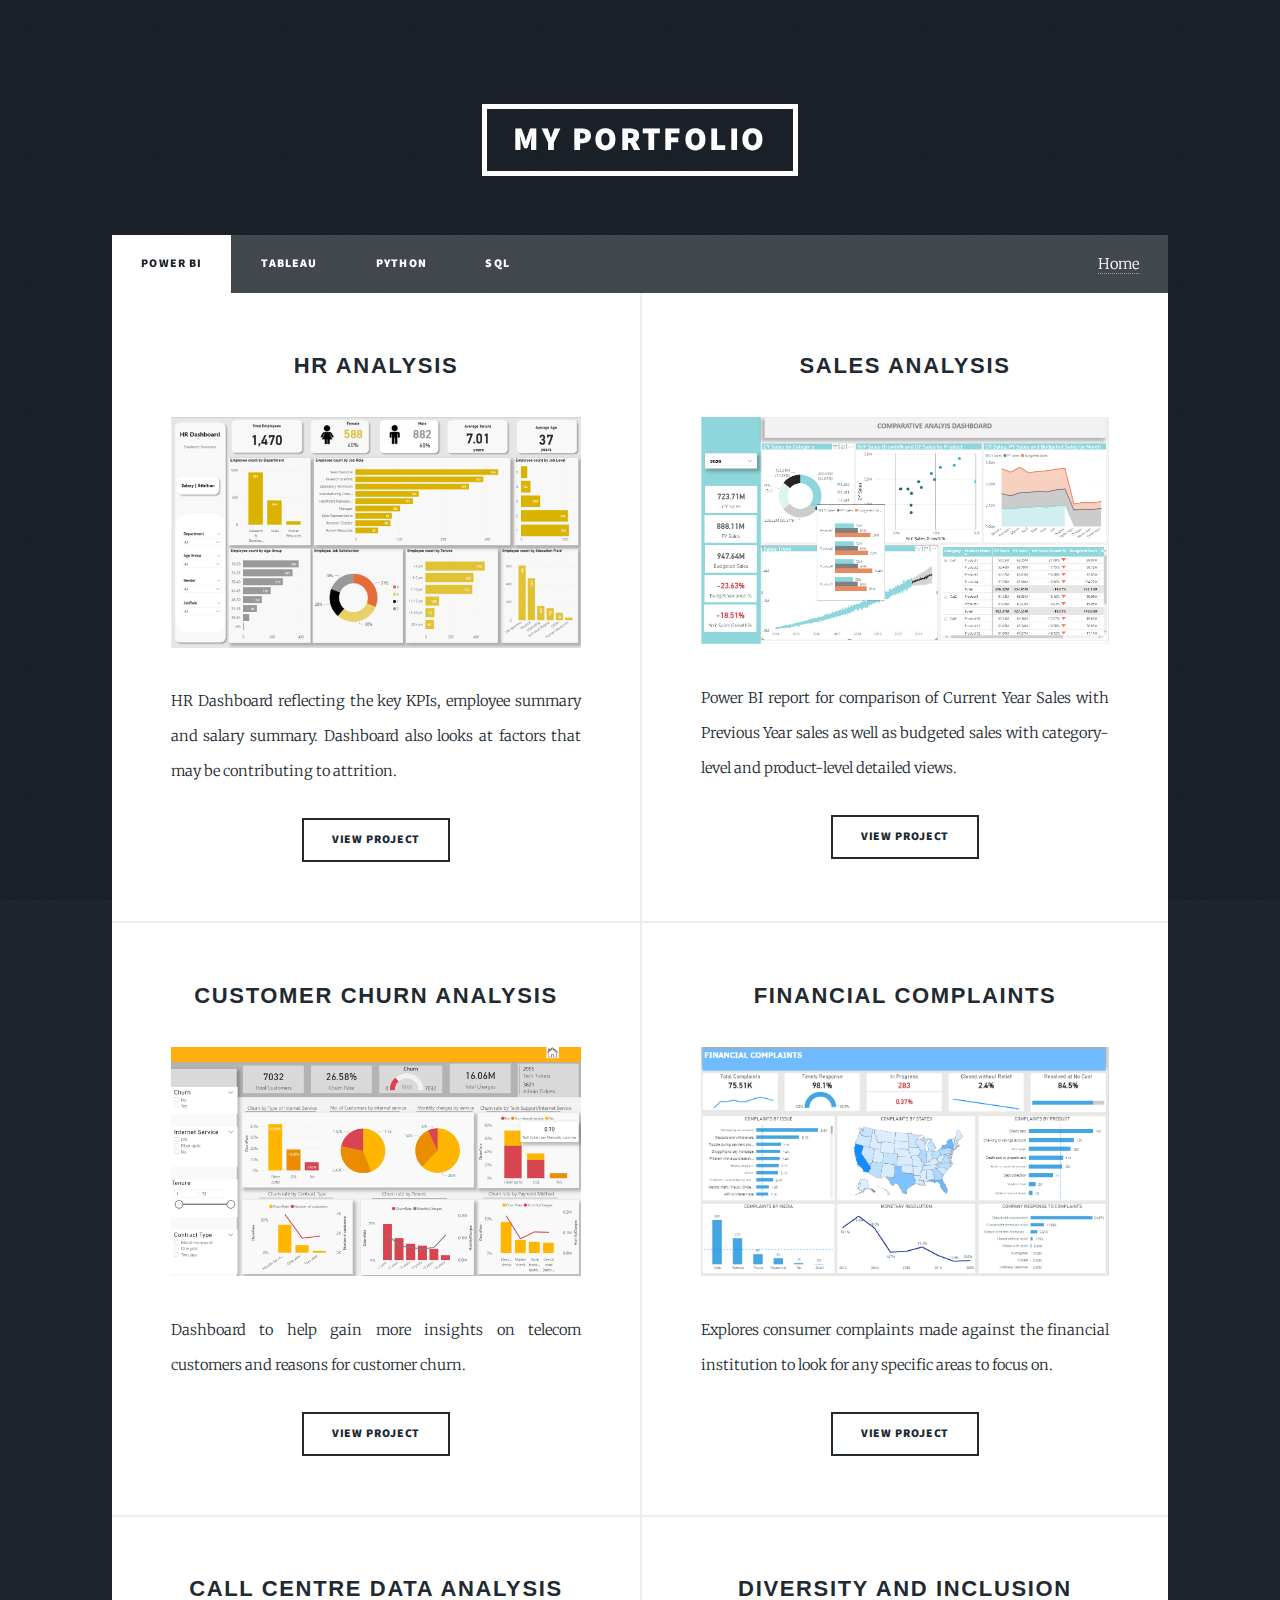
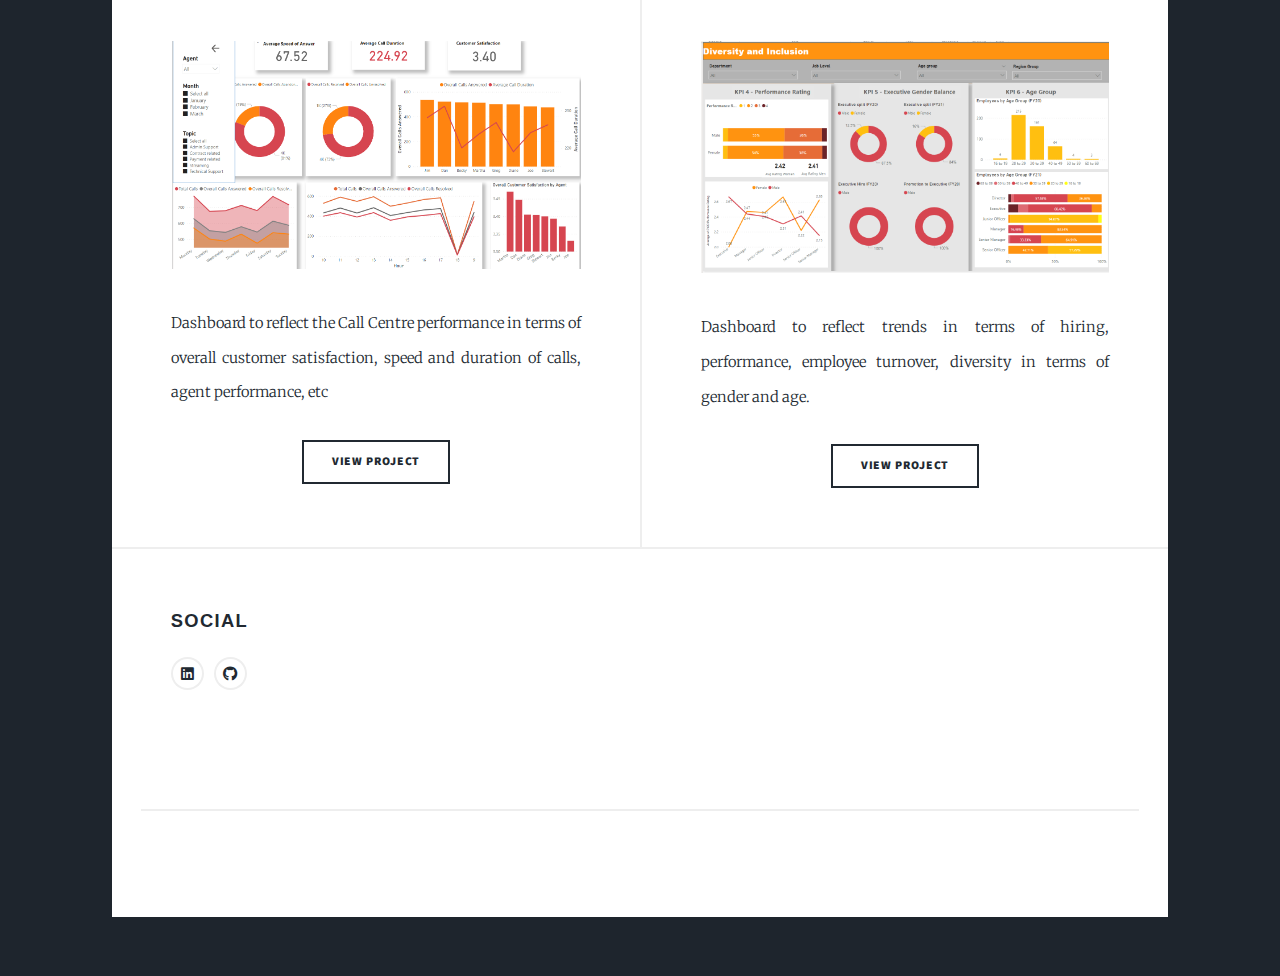
<file: powerBI.html>
<!DOCTYPE HTML>
<!--
	Massively by HTML5 UP
	html5up.net | @ajlkn
	Free for personal and commercial use under the CCA 3.0 license (html5up.net/license)
-->
<html>
	<head>
		<title>Massively by HTML5 UP</title>
		<meta charset="utf-8" />
		<meta name="viewport" content="width=device-width, initial-scale=1, user-scalable=no" />
		<link rel="stylesheet" href="assets/css/main.css" />
		<noscript><link rel="stylesheet" href="assets/css/noscript.css" /></noscript>
	</head>
	<body class="is-preload">
		<div id="wrapper">
		
		</div>
		<div id="wrapper">

			<!-- Header -->
				<header id="header">
					<a href="index.html" class="logo">MY PORTFOLIO</a>
				</header>

			<!-- Nav -->
			<div>
				<nav id="nav">
						<ul class="links">
							<li  class="active"><a href="powerBI.html">Power BI</a></li>
							<li><a  href="tableau.html">Tableau</a></li>
							<li><a href="python.html">Python</a></li>
							<li><a href="sql.html">SQL</a></li>
				
						</ul>
						<ul class="icons">
							<li><a href="index.html"><span class="label">Home</span></a></li>
						</ul>
				</nav>
			</div>
			<div id="main">
				<!-- PROJECTS -->
					<section class="posts">
						<article>
							<header>
								<h2><a href="https://github.com/Simi1978/Portfolio-Projects/tree/main/HR%20Analysis">HR Analysis</a></h2>
							</header>
							<a href="https://github.com/Simi1978/Portfolio-Projects/tree/main/HR%20Analysis" class="image fit"><img src="images/HR Analysis.PNG" alt="" /></a>
							<p>
								
									HR Dashboard reflecting the key KPIs, employee summary and salary summary. 
									Dashboard also looks at factors that may be contributing to attrition.
								 
								
							</p>
							<ul class="actions special">
								<li><a href="https://github.com/Simi1978/Portfolio-Projects/tree/main/HR%20Analysis" class="button">View Project</a></li>
							</ul>
						</article>
						<article>
							<header>
								<h2><a href="https://github.com/Simi1978/Portfolio-Projects/tree/main/Comparative%20Analysis%20Dashboard"> Sales Analysis </a></h2>
							</header>
							<a href="https://github.com/Simi1978/Portfolio-Projects/tree/main/Comparative%20Analysis%20Dashboard" class="image fit"><img src="images/comparative.PNG" alt="" /></a>
							<p>
								
									Power BI report for comparison of Current Year Sales with Previous Year sales 
									as well as budgeted sales with category-level and product-level detailed views.
								
								
							</p>
							<ul class="actions special">
								<li><a href="https://github.com/Simi1978/Portfolio-Projects/tree/main/Comparative%20Analysis%20Dashboard" class="button">View Project</a></li>
							</ul>
						</article>
						
						
						<article>
							<header>
								<h2><a href="https://github.com/Simi1978/Portfolio-Projects/tree/main/Customer%20Churn%20-%20Python">Customer Churn Analysis</a></h2>
							</header>
							<a href="https://github.com/Simi1978/Portfolio-Projects/tree/main/Customer%20Churn%20-%20Python" class="image fit"><img src="images/customerchurn.PNG" alt="" /></a>
							<p>
								
									Dashboard to help gain more insights on telecom customers and reasons for customer churn.
								
								
							</p>
							<ul class="actions special">
								<li><a href="https://github.com/Simi1978/Portfolio-Projects/tree/main/Customer%20Churn%20-%20Python" class="button">View Project</a></li>
							</ul>
						</article>
						<article>
							<header>
								<h2><a href="https://github.com/Simi1978/Portfolio-Projects/tree/main/Financial%20Complaints">Financial Complaints </a></h2>
							</header>
							<a href="https://github.com/Simi1978/Portfolio-Projects/tree/main/Financial%20Complaints" class="image fit"><img src="images/FinancialComplaints.PNG" alt="" /></a>
							<p>
								Explores consumer complaints made against the financial institution to look for any specific areas to focus on.
							 
							</p>
							<ul class="actions special">
								<li><a href="https://github.com/Simi1978/Portfolio-Projects/tree/main/Financial%20Complaints" class="button">View Project</a></li>
							</ul>
						</article>
						
						<article>
							<header>
								<h2><a href="https://github.com/Simi1978/Portfolio-Projects/tree/main/Call%20Centre">Call Centre Data Analysis </a></h2>
							</header>
							<a href="https://github.com/Simi1978/Portfolio-Projects/tree/main/Call%20Centre" class="image fit"><img src="images/Callcentre.PNG" alt="" /></a>
							<p>
								Dashboard to reflect the Call Centre performance in terms of overall customer satisfaction, speed and duration of calls, agent performance, etc   
								
							</p>
							<ul class="actions special">
								<li><a href="https://github.com/Simi1978/Portfolio-Projects/tree/main/Call%20Centre" class="button">View Project</a></li>
							</ul>
						</article>
						<!-- <article>
							<header>
								<h2><a href="#">Quality Analysis </a></h2>
							</header>
							<a href="#" class="image fit"><img src="images/quality.png" alt="" /></a>
							<p>Donec eget ex magna. Interdum et malesuada fames ac ante ipsum primis in faucibus. Pellentesque venenatis dolor imperdiet dolor mattis sagittis magna etiam.</p>
							<ul class="actions special">
								<li><a href="#" class="button">View Project</a></li>
							</ul>
						</article> -->
						<article>
							<header>
								<h2><a href="https://github.com/Simi1978/Portfolio-Projects/tree/main/HR%20Diversity%20and%20Inclusion">Diversity and Inclusion </a></h2>
							</header>
							<a href="https://github.com/Simi1978/Portfolio-Projects/tree/main/HR%20Diversity%20and%20Inclusion" class="image fit"><img src="images/DiversityInclusion.PNG" alt="" /></a>
							<p>
								Dashboard to reflect trends in terms of hiring, performance, employee turnover, diversity in terms of gender and age.
								
							</p>
							<ul class="actions special">
								<li><a href="https://github.com/Simi1978/Portfolio-Projects/tree/main/HR%20Diversity%20and%20Inclusion" class="button">View Project</a></li>
							</ul>
						</article>
				
						
					
													
						
					</section>

				
					<section>
						<h3>Social</h3>
						<ul class="icons alt">
							<li><a href="https://www.linkedin.com/in/simi-philip-3102971b8/" class="icon brands fa-linkedin"><span class="label">fa-linkedin</span></a></li>
							<li><a href="https://github.com/Simi1978/Portfolio-Projects" class="icon brands fa-github"><span class="label">GitHub</span></a></li>
						</ul>
					</section>
				</section>
			</footer>

		<!-- Copyright -->
			<div id="copyright">
				<ul><li>&copy; Untitled</li><li>Design: <a href="https://html5up.net">HTML5 UP</a></li></ul>
			</div>

	</div>

		<!-- Scripts -->
			<script src="assets/js/jquery.min.js"></script>
			<script src="assets/js/jquery.scrollex.min.js"></script>
			<script src="assets/js/jquery.scrolly.min.js"></script>
			<script src="assets/js/browser.min.js"></script>
			<script src="assets/js/breakpoints.min.js"></script>
			<script src="assets/js/util.js"></script>
			<script src="assets/js/main.js"></script>

	</body>
</html>
</file>
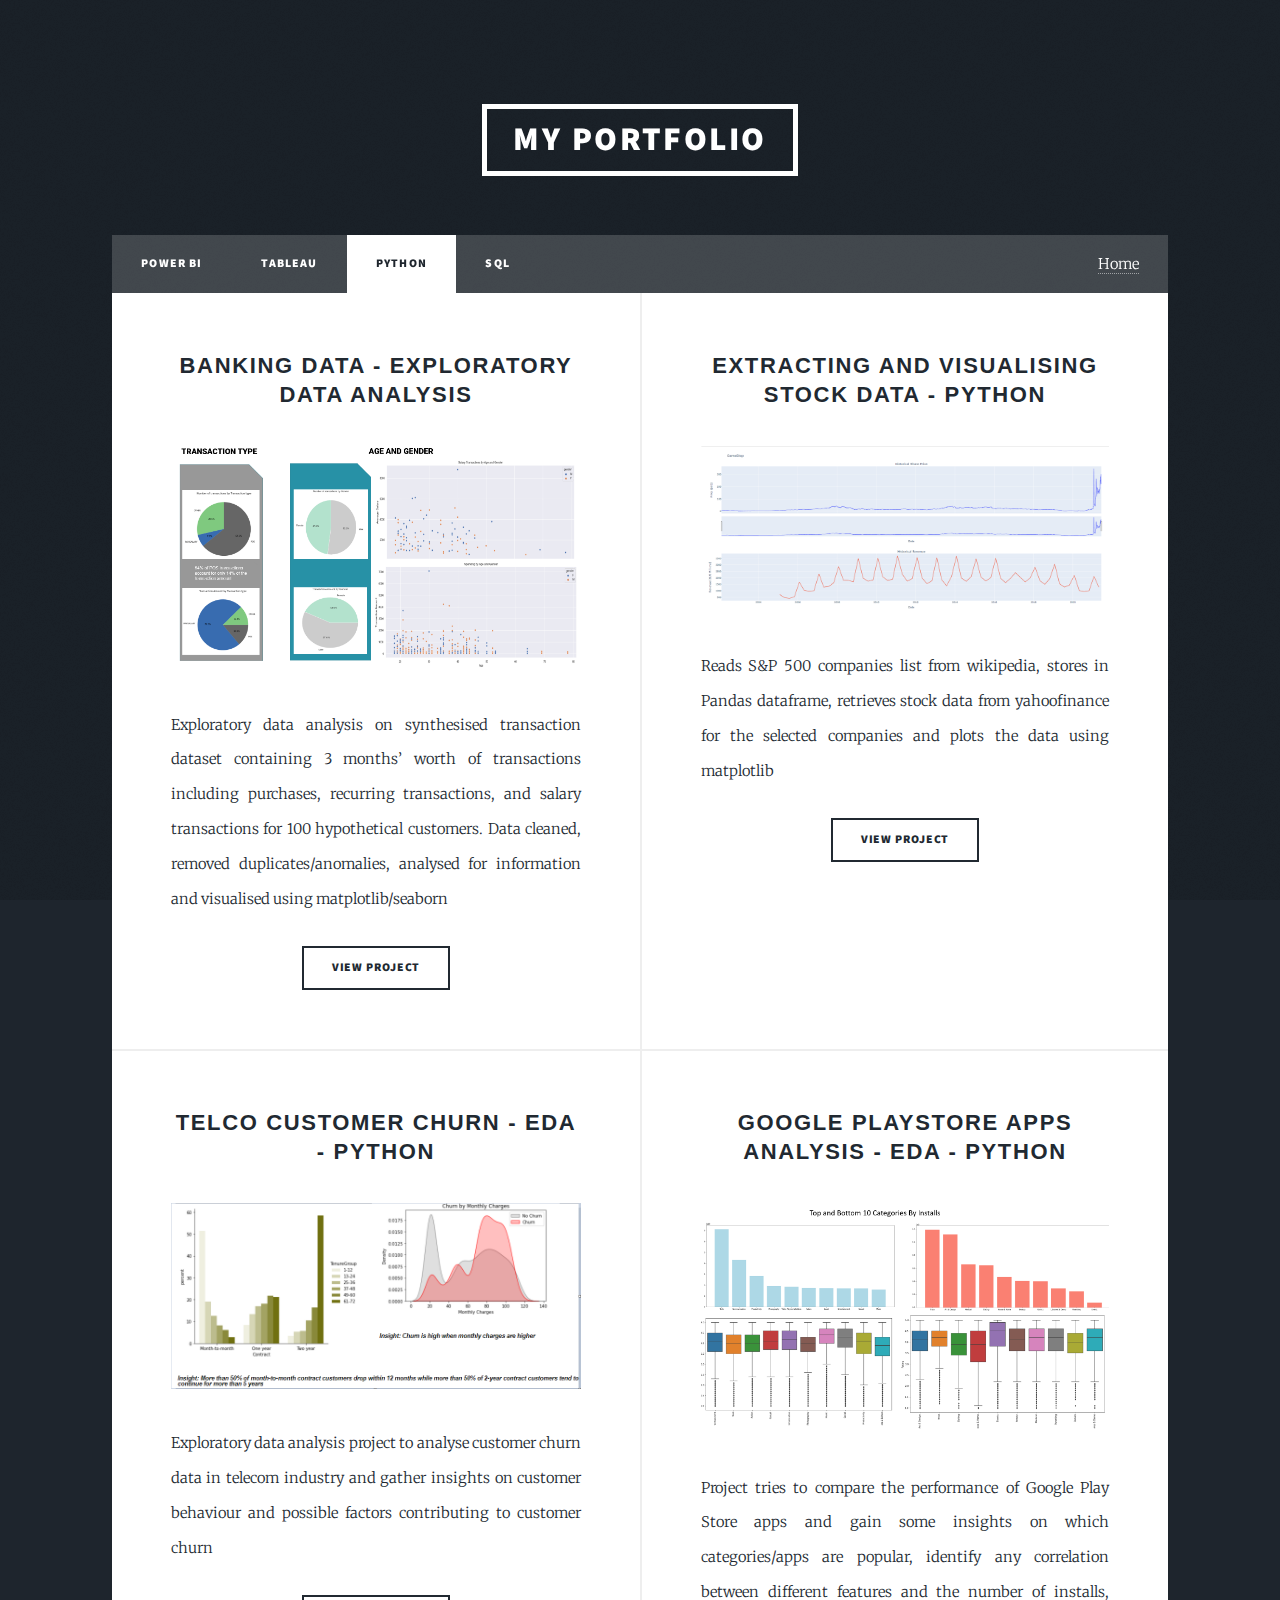
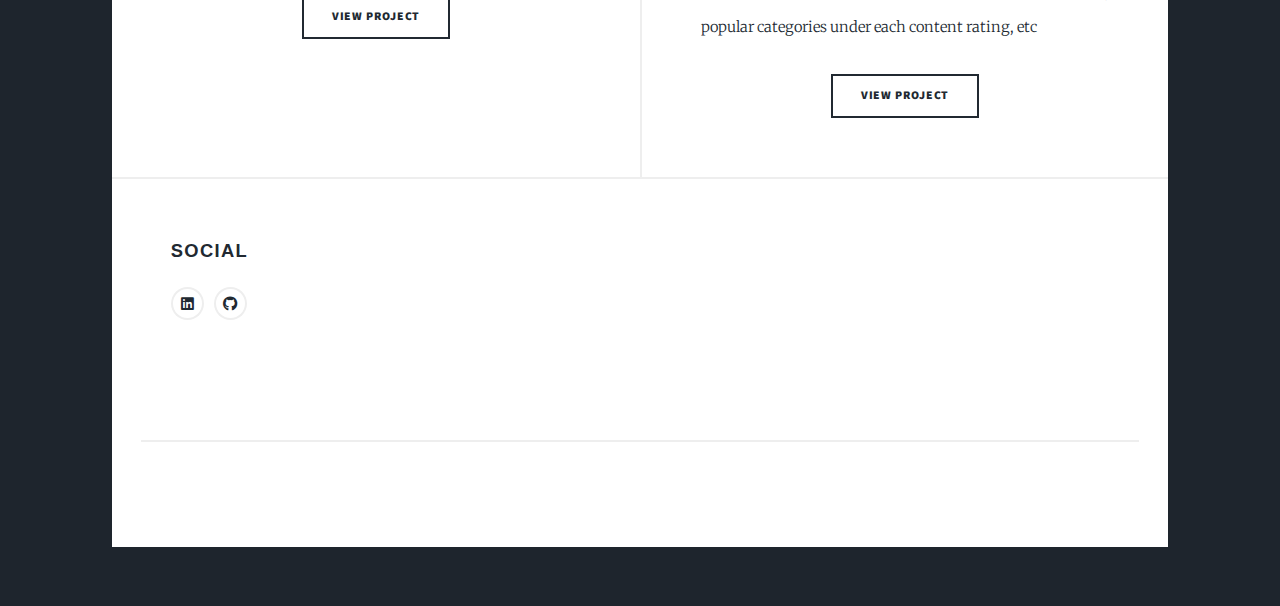
<file: python.html>
<!DOCTYPE HTML>
<!--
	Massively by HTML5 UP
	html5up.net | @ajlkn
	Free for personal and commercial use under the CCA 3.0 license (html5up.net/license)
-->
<html>
	<head>
		<title>Massively by HTML5 UP</title>
		<meta charset="utf-8" />
		<meta name="viewport" content="width=device-width, initial-scale=1, user-scalable=no" />
		<link rel="stylesheet" href="assets/css/main.css" />
		<noscript><link rel="stylesheet" href="assets/css/noscript.css" /></noscript>
	</head>
	<body class="is-preload">

		<div id="wrapper">

			<!-- Header -->
				<header id="header">
					<a href="index.html" class="logo">MY PORTFOLIO</a>
				</header>
			<!-- Nav -->
			<div>
				<nav id="nav">
						<ul class="links">
							<li ><a href="powerBI.html">Power BI</a></li>
							<li ><a  href="tableau.html">Tableau</a></li>
							<li class="active"><a href="python.html">Python</a></li>
							<li><a href="sql.html">SQL</a></li>
					
						</ul>
						<ul class="icons">
							<li><a href="index.html"><span class="label">Home</span></a></li>
						</ul>
				</nav>
			</div>
			<div id="main">
						<!-- PROJECTS -->
							<section class="posts">
								
								
								<article>
									<header>
										<h2><a href="https://github.com/Simi1978/Portfolio-Projects/tree/main/Banking%20Data%20-%20EDA">Banking Data - Exploratory Data Analysis</a></h2>
									</header>
									<a href="https://github.com/Simi1978/Portfolio-Projects/tree/main/Banking%20Data%20-%20EDA" class="image fit"><img src="images/Bank.PNG" alt="" /></a>
									<p>
										Exploratory data analysis on synthesised transaction dataset containing 3 months’ worth of transactions
										including  purchases, recurring transactions, and salary transactions for 100 hypothetical customers.
										Data cleaned, removed duplicates/anomalies, analysed for information and visualised using matplotlib/seaborn</p>
									<ul class="actions special">
										<li><a href="https://github.com/Simi1978/Portfolio-Projects/tree/main/Banking%20Data%20-%20EDA" class="button">View Project</a></li>
									</ul>
								</article>
								
								
								<article>
									<header>
										<h2><a href="https://github.com/Simi1978/Portfolio-Projects/tree/main/Stock">Extracting and Visualising Stock Data - Python</a></h2>
									</header>
									<a href="https://github.com/Simi1978/Portfolio-Projects/tree/main/Stock" class="image fit"><img src="images/StockData.PNG" alt="" /></a>
									<p>
										Reads S&P 500 companies list from wikipedia, stores in Pandas dataframe, retrieves stock data from yahoofinance for the selected companies and plots the data using matplotlib  
									</p>
									<ul class="actions special">
										<li><a href="https://github.com/Simi1978/Portfolio-Projects/tree/main/Stock" class="button">View Project</a></li>
									</ul>
								</article>
								
								
								<article>
									<header>
										<h2><a href="https://github.com/Simi1978/Portfolio-Projects/tree/main/Customer%20Churn%20-%20Python"> Telco Customer Churn - EDA - Python </a></h2>
									</header>
									<a href="https://github.com/Simi1978/Portfolio-Projects/tree/main/Customer%20Churn%20-%20Python" class="image fit"><img src="images/TelcoChurn.PNG" alt="" /></a>
									<p>
										Exploratory data analysis project to analyse customer churn data in telecom industry
										 and gather insights on customer behaviour and possible factors contributing to customer churn  
									</p>
									<ul class="actions special">
										<li><a href="https://github.com/Simi1978/Portfolio-Projects/tree/main/Customer%20Churn%20-%20Python" class="button">View Project</a></li>
									</ul>
								</article>
								
								<article>
									<header>
										<h2><a href="https://github.com/Simi1978/Portfolio-Projects/tree/main/Google%20Apps%20Analysis">Google Playstore Apps Analysis - EDA - Python</a></h2>
									</header>
									<a href="https://github.com/Simi1978/Portfolio-Projects/tree/main/Google%20Apps%20Analysis" class="image fit"><img src="images/Playstore.PNG" alt="" /></a>
									<p>
										Project tries to compare the performance of Google Play Store apps and gain some insights on which categories/apps are popular,
										identify any correlation between different features
										and the number of installs, popular categories under each content rating, etc

									</p>
									<ul class="actions special">
										<li><a href="https://github.com/Simi1978/Portfolio-Projects/tree/main/Google%20Apps%20Analysis" class="button">View Project</a></li>
									</ul>
								</article>
								
							</section>

						
							<section>
								<h3>Social</h3>
								<ul class="icons alt">
									<li><a href="https://www.linkedin.com/in/simi-philip-3102971b8/" class="icon brands fa-linkedin"><span class="label">fa-linkedin</span></a></li>
									<li><a href="https://github.com/Simi1978/Portfolio-Projects" class="icon brands fa-github"><span class="label">GitHub</span></a></li>
								</ul>
							</section>
						</section>
					</footer>

				<!-- Copyright -->
					<div id="copyright">
						<ul><li>&copy; Untitled</li><li>Design: <a href="https://html5up.net">HTML5 UP</a></li></ul>
					</div>

			</div>

		<!-- Scripts -->
			<script src="assets/js/jquery.min.js"></script>
			<script src="assets/js/jquery.scrollex.min.js"></script>
			<script src="assets/js/jquery.scrolly.min.js"></script>
			<script src="assets/js/browser.min.js"></script>
			<script src="assets/js/breakpoints.min.js"></script>
			<script src="assets/js/util.js"></script>
			<script src="assets/js/main.js"></script>

	</body>
</html>
</file>
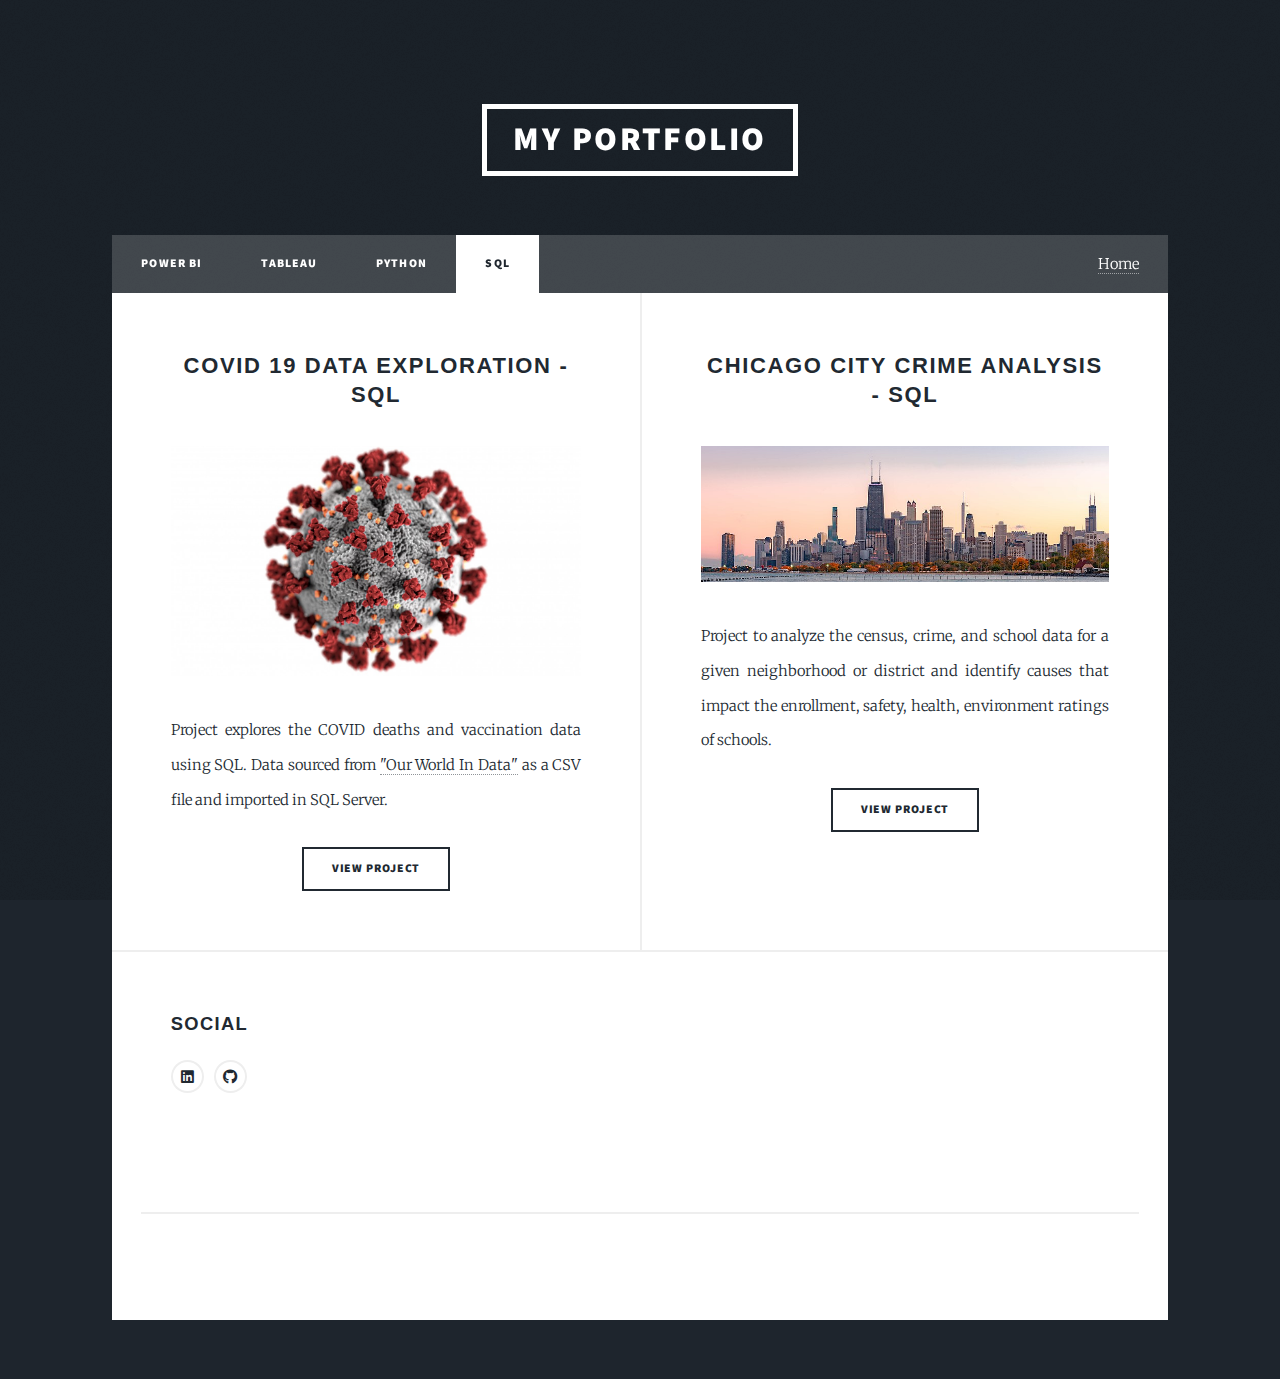
<file: sql.html>
<!DOCTYPE HTML>
<!--
	Massively by HTML5 UP
	html5up.net | @ajlkn
	Free for personal and commercial use under the CCA 3.0 license (html5up.net/license)
-->
<html>
	<head>
		<title>Massively by HTML5 UP</title>
		<meta charset="utf-8" />
		<meta name="viewport" content="width=device-width, initial-scale=1, user-scalable=no" />
		<link rel="stylesheet" href="assets/css/main.css" />
		<noscript><link rel="stylesheet" href="assets/css/noscript.css" /></noscript>
	</head>
	<body class="is-preload">

		<div id="wrapper">

			<!-- Header -->
				<header id="header">
					<a href="index.html" class="logo">MY PORTFOLIO</a>
				</header>
			<!-- Nav -->
			<div>
				<nav id="nav">
						<ul class="links">
							<li ><a href="powerBI.html">Power BI</a></li>
							<li ><a  href="tableau.html">Tableau</a></li>
							<li><a href="python.html">Python</a></li>
							<li class="active"><a href="sql.html">SQL</a></li>
							
						</ul>
						<ul class="icons">
							<li><a href="index.html"><span class="label">Home</span></a></li>
						</ul>
				</nav>
			</div>
			<div id="main">
						<!-- PROJECTS -->
							<section class="posts">
							
								<article>
									<header>
										<h2><a href="#">COVID 19 Data Exploration - SQL</a></h2>
									</header>
									<a href="#" class="image fit"><img src="images/covid.jpg!d" alt="" ></img></a>
									<p>Project explores the COVID deaths and vaccination data using SQL. 
										Data sourced from <A HREF="https://ourworldindata.org/covid-deaths">"Our World In Data"</a> as a CSV file
and imported in SQL Server. 
									</p>
									<ul class="actions special">
										<li><a href="#" class="button">View Project</a></li>
									</ul>
								</article>
								
								<article>
									<header>
										<h2><a href="https://github.com/Simi1978/Portfolio-Projects/tree/main/Chicago%20Crime%20Analysis">Chicago City Crime Analysis - SQL</a></h2>
									</header>
									<a href="https://github.com/Simi1978/Portfolio-Projects/tree/main/Chicago%20Crime%20Analysis" class="image fit"><img src="images/Chicago.jpg" alt="" /></a>
									<p>Project to analyze the census, crime, and school data for a given neighborhood or district and
										 identify causes that impact the enrollment, safety, health, environment ratings of schools.</p>
									<ul class="actions special">
										<li><a href="https://github.com/Simi1978/Portfolio-Projects/tree/main/Chicago%20Crime%20Analysis" class="button">View Project</a></li>
									</ul>
								</article>
								
							</section>

						
							<section>
								<h3>Social</h3>
								<ul class="icons alt">
									<li><a href="https://www.linkedin.com/in/simi-philip-3102971b8/" class="icon brands fa-linkedin"><span class="label">fa-linkedin</span></a></li>
									<li><a href="https://github.com/Simi1978/Portfolio-Projects" class="icon brands fa-github"><span class="label">GitHub</span></a></li>
								</ul>
							</section>
						</section>
					</footer>

				<!-- Copyright -->
					<div id="copyright">
						<ul><li>&copy; Untitled</li><li>Design: <a href="https://html5up.net">HTML5 UP</a></li></ul>
					</div>

			</div>

		<!-- Scripts -->
			<script src="assets/js/jquery.min.js"></script>
			<script src="assets/js/jquery.scrollex.min.js"></script>
			<script src="assets/js/jquery.scrolly.min.js"></script>
			<script src="assets/js/browser.min.js"></script>
			<script src="assets/js/breakpoints.min.js"></script>
			<script src="assets/js/util.js"></script>
			<script src="assets/js/main.js"></script>

	</body>
</html>
</file>
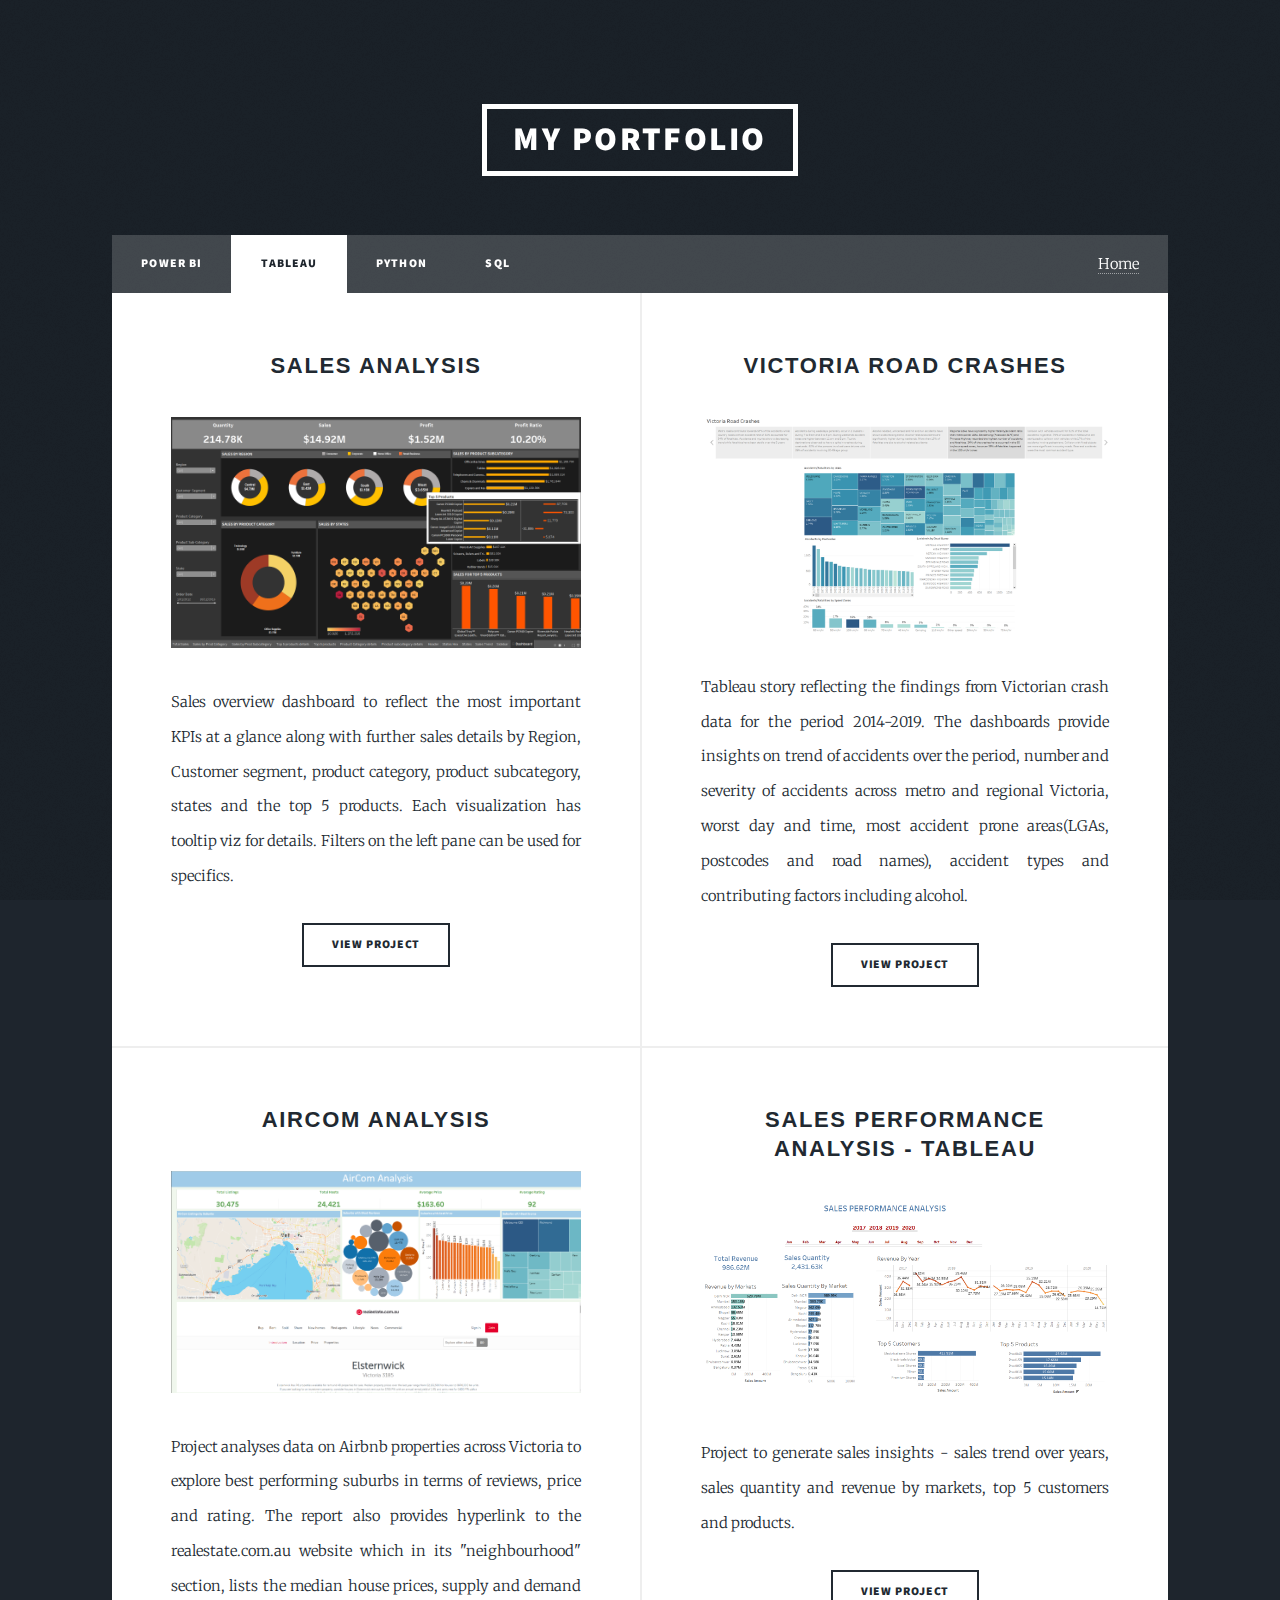
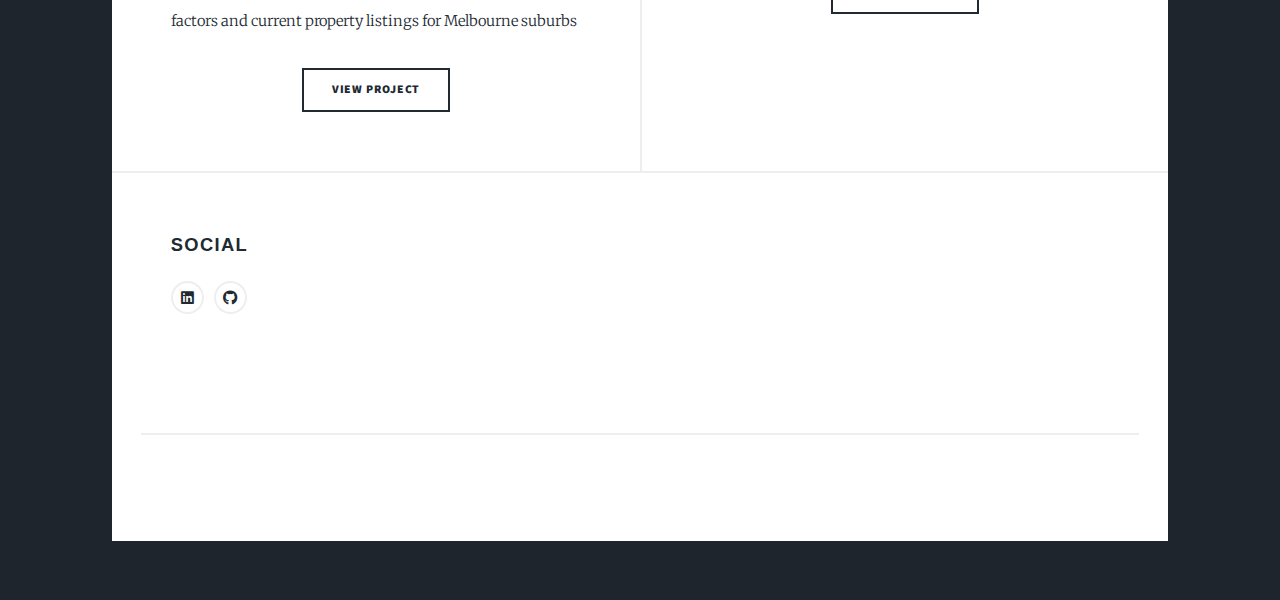
<file: tableau.html>
<!DOCTYPE HTML>
<!--
	Massively by HTML5 UP
	html5up.net | @ajlkn
	Free for personal and commercial use under the CCA 3.0 license (html5up.net/license)
-->
<html>
	<head>
		<title>Massively by HTML5 UP</title>
		<meta charset="utf-8" />
		<meta name="viewport" content="width=device-width, initial-scale=1, user-scalable=no" />
		<link rel="stylesheet" href="assets/css/main.css" />
		<noscript><link rel="stylesheet" href="assets/css/noscript.css" /></noscript>
	</head>
	<body class="is-preload">

		<div id="wrapper">

			<!-- Header -->
				<header id="header">
					<a href="index.html" class="logo">MY PORTFOLIO</a>
				</header>

			<!-- Nav -->
			<div>
				<nav id="nav">
						<ul class="links">
							<li ><a href="powerBI.html">Power BI</a></li>
							<li class="active"><a  href="tableau.html">Tableau</a></li>
							<li><a href="python.html">Python</a></li>
							<li><a href="sql.html">SQL</a></li>
				
						</ul>
						<ul class="icons">
							<li><a href="index.html"><span class="label">Home</span></a></li>
						</ul>
				</nav>
			</div>
			<div id="main">
						<!-- PROJECTS -->
							<section class="posts">
								
								
								<article>
									<header>
										<h2><a href="https://github.com/Simi1978/Portfolio-Projects/tree/main/Sales%20Analysis"> Sales Analysis </a></h2>
									</header>
									<a href="https://github.com/Simi1978/Portfolio-Projects/tree/main/Sales%20Analysis" class="image fit"><img src="images/Walmart.PNG" alt="" /></a>
									<p>
										Sales overview dashboard to reflect the most important KPIs at a glance  
										along with further sales details by Region, Customer segment, product category, product subcategory, states and the top 5 products.
										Each visualization has tooltip viz for details. Filters on the left pane can be used for specifics.</p>
									<ul class="actions special">
										<li><a href="https://github.com/Simi1978/Portfolio-Projects/tree/main/Sales%20Analysis" class="button">View Project</a></li>
									</ul>
								</article>								
								<article>
									<header>
										<h2><a href="https://github.com/Simi1978/Portfolio-Projects/tree/main/Vicroads%20Road%20Crashes">Victoria Road Crashes </a></h2>
									</header>
									<a href="https://github.com/Simi1978/Portfolio-Projects/tree/main/Vicroads%20Road%20Crashes" class="image fit"><img src="images/VicCrash.PNG" alt="" /></a>
									<p>
										
											Tableau story reflecting the findings from Victorian crash data for the period 2014-2019. 
										
									The dashboards provide insights on trend of accidents over the period,  number and severity of accidents across metro and regional Victoria,
									worst day and time, most accident prone areas(LGAs, postcodes and road names), accident types and contributing factors including alcohol.     

									</p>
									<ul class="actions special">
										<li><a href="https://github.com/Simi1978/Portfolio-Projects/tree/main/Vicroads%20Road%20Crashes" class="button">View Project</a></li>
									</ul>
								</article>
								

								
								
								<article>
									<header>
										<h2><a href="https://github.com/Simi1978/Portfolio-Projects/tree/main/AirCom%20Data%20Analysis">AirCom Analysis</a></h2>
									</header>
									<a href="https://github.com/Simi1978/Portfolio-Projects/tree/main/AirCom%20Data%20Analysis" class="image fit"><img src="images/Property.png" alt="" ></img></a>
									<p>
											
												Project analyses data on Airbnb properties across Victoria to explore best performing suburbs in terms of reviews, price and rating.
											
									The report also provides hyperlink to the realestate.com.au website 
									which in its "neighbourhood" section, lists the median house prices, 
									supply and demand factors and current property listings for Melbourne suburbs
									
									</p>
									<ul class="actions special">
										<li><a href="https://github.com/Simi1978/Portfolio-Projects/tree/main/AirCom%20Data%20Analysis" class="button">View Project</a></li>
									</ul>
								</article>
								<article>
									<header>
										<h2><a href="https://github.com/Simi1978/Portfolio-Projects/tree/main/Sales%20Insights">Sales Performance Analysis - Tableau</a></h2>
									</header>
									<a href="https://github.com/Simi1978/Portfolio-Projects/tree/main/Sales%20Insights" class="image fit"><img src="images/SalesAnalysis.PNG" alt="" ></img></a>
									<p>Project to generate sales insights - sales trend over years, sales quantity and revenue by markets, top 5 customers and products. 
										<!-- Data sourced from <A HREF="https://ourworldindata.org/covid-deaths">"Our World In Data"</a> as a CSV file
and imported in SQL Server.  -->
									</p>
									<ul class="actions special">
										<li><a href="https://github.com/Simi1978/Portfolio-Projects/tree/main/Sales%20Insights" class="button">View Project</a></li>
									</ul>
								</article>
							</section>

						
							<section>
								<h3>Social</h3>
								<ul class="icons alt">
									<li><a href="https://www.linkedin.com/in/simi-philip-3102971b8/" class="icon brands fa-linkedin"><span class="label">fa-linkedin</span></a></li>
									<li><a href="https://github.com/Simi1978/Portfolio-Projects" class="icon brands fa-github"><span class="label">GitHub</span></a></li>
								</ul>
							</section>
						</section>
					</footer>

				<!-- Copyright -->
					<div id="copyright">
						<ul><li>&copy; Untitled</li><li>Design: <a href="https://html5up.net">HTML5 UP</a></li></ul>
					</div>

			</div>

		<!-- Scripts -->
			<script src="assets/js/jquery.min.js"></script>
			<script src="assets/js/jquery.scrollex.min.js"></script>
			<script src="assets/js/jquery.scrolly.min.js"></script>
			<script src="assets/js/browser.min.js"></script>
			<script src="assets/js/breakpoints.min.js"></script>
			<script src="assets/js/util.js"></script>
			<script src="assets/js/main.js"></script>

	</body>
</html>
</file>
<file: assets/css/main.css>
@import url(fontawesome-all.min.css);
@import url("https://fonts.googleapis.com/css?family=Merriweather:300,700,300italic,700italic|Source+Sans+Pro:900");

/*
	Massively by HTML5 UP
	html5up.net | @ajlkn
	Free for personal and commercial use under the CCA 3.0 license (html5up.net/license)
*/

html, body, div, span, applet, object,
iframe, h1, h2, h3, h4, h5, h6, p, blockquote,
pre, a, abbr, acronym, address, big, cite,
code, del, dfn, em, img, ins, kbd, q, s, samp,
small, strike, strong, sub, sup, tt, var, b,
u, i, center, dl, dt, dd, ol, ul, li, fieldset,
form, label, legend, table, caption, tbody,
tfoot, thead, tr, th, td, article, aside,
canvas, details, embed, figure, figcaption,
footer, header, hgroup, menu, nav, output, ruby,
section, summary, time, mark, audio, video {
	margin: 0;
	padding: 0;
	border: 0;
	font-size: 100%;
	font: inherit;
	vertical-align: baseline;}

article, aside, details, figcaption, figure,
footer, header, hgroup, menu, nav, section {
	display: block;}

body {
	line-height: 1;
}

ol, ul {
	list-style: none;
}

blockquote, q {
	quotes: none;
}

	blockquote:before, blockquote:after, q:before, q:after {
		content: '';
		content: none;
	}

table {
	border-collapse: collapse;
	border-spacing: 0;
}

body {
	-webkit-text-size-adjust: none;
}

mark {
	background-color: transparent;
	color: inherit;
}

input::-moz-focus-inner {
	border: 0;
	padding: 0;
}

input, select, textarea {
	-moz-appearance: none;
	-webkit-appearance: none;
	-ms-appearance: none;
	appearance: none;
}

/* Basic */

	@-ms-viewport {
		width: device-width;
	}

	body {
		-ms-overflow-style: scrollbar;
	}

	@media screen and (max-width: 480px) {

		html, body {
			min-width: 320px;
		}

	}

	html {
		box-sizing: border-box;
	}

	*, *:before, *:after {
		box-sizing: inherit;
	}

	body {
		background-color: #1e252d;
	}

		body.is-preload *, body.is-preload *:before, body.is-preload *:after {
			-moz-animation: none !important;
			-webkit-animation: none !important;
			-ms-animation: none !important;
			animation: none !important;
			-moz-transition: none !important;
			-webkit-transition: none !important;
			-ms-transition: none !important;
			transition: none !important;
		}

/* Type */

	html {
		font-size: 16pt;
	}

		@media screen and (max-width: 1680px) {

			html {
				font-size: 12pt;
			}

		}

		@media screen and (max-width: 1280px) {

			html {
				font-size: 11pt;
			}

		}

		@media screen and (max-width: 360px) {

			html {
				font-size: 10pt;
			}

		}

	body {
		color: #212931;
	}

	body, input, select, textarea {
		font-family: "Merriweather", Georgia, serif;
		font-weight: 300;
		font-size: 1rem;
		line-height: 2.375;
	}

	a {
		-moz-transition: color 0.2s ease-in-out, background-color 0.2s ease-in-out, border-color 0.2s ease-in-out, box-shadow 0.2s ease-in-out;
		-webkit-transition: color 0.2s ease-in-out, background-color 0.2s ease-in-out, border-color 0.2s ease-in-out, box-shadow 0.2s ease-in-out;
		-ms-transition: color 0.2s ease-in-out, background-color 0.2s ease-in-out, border-color 0.2s ease-in-out, box-shadow 0.2s ease-in-out;
		transition: color 0.2s ease-in-out, background-color 0.2s ease-in-out, border-color 0.2s ease-in-out, box-shadow 0.2s ease-in-out;
		border-bottom: dotted 1px;
		text-decoration: none;
	}

		a:hover {
			border-bottom-color: transparent;
		}

	strong, b {
		font-weight: 600;
	}

	em, i {
		font-style: italic;
	}

	p {
		text-align: justify;
		margin: 0 0 2rem 0;
	}

	h1, h2,h3,  h4, h5, h6 {
		font-family:  Helvetica, sans-serif;
		font-weight: 900;		
		line-height: 1.5;
		letter-spacing: 0.075em;
		text-transform: uppercase;
		margin: 0 0 1rem 0;
	}

	h1 a, h2 a, h3 a, h4 a, h5 a, h6 a {
			border-bottom: 0;
			color: inherit;
			text-decoration: none;
		}

	h1 {
		font-size: 1.5rem;
		/* font-size: 4rem; */
		line-height: 1.1;
		margin: 0 0 2rem 0;
	}

	h2 {
		/* font-size: 2rem; */
		font-size: 1.5rem;
		line-height: 1.3;
		margin: 0 0 1.5rem 0;
	}

	h3 {
		font-size: 1.25rem;
		margin: 0 0 1.5rem 0;
	}

	h4 {
		font-size: 1rem;
	}

	h5 {
		font-size: 0.9rem;
	}

	h6 {
		font-size: 0.8rem;
	}

	sub {
		font-size: 0.8rem;
		position: relative;
		top: 0.5rem;
	}

	sup {
		font-size: 0.8rem;
		position: relative;
		top: -0.5rem;
	}

	blockquote {
		border-left: solid 4px;
		font-style: italic;
		margin: 0 0 2rem 0;
		padding: 0.5rem 0 0.5rem 2rem;
	}

	code {
		border: solid 2px;
		font-family: "Courier New", monospace;
		font-size: 0.9rem;
		margin: 0 0.25rem;
		padding: 0.25rem 0.65rem;
	}

	pre {
		-webkit-overflow-scrolling: touch;
		font-family: "Courier New", monospace;
		font-size: 0.9rem;
		margin: 0 0 2rem 0;
	}

		pre code {
			display: block;
			line-height: 1.75;
			padding: 1rem 1.5rem;
			overflow-x: auto;
		}

	hr {
		border: 0;
		border-bottom: solid 2px;
		margin: 3rem 0;
	}

		hr.major {
			margin: 5rem 0;
		}

	.align-left {
		text-align: left;
	}

	.align-center {
		text-align: center;
	}

	.align-right {
		text-align: right;
	}

	input, select, textarea {
		color: #212931;
	}

	a {
		color: #212931;
		border-bottom-color: rgba(33, 41, 49, 0.5);
	}

		a:hover {
			border-bottom-color: transparent;
			color: #18bfef !important;
		}

	strong, b {
		color: #212931;
	}

	h1, h2, h3, h4, h5, h6 {
		color: #212931;
	}

	blockquote {
		border-left-color: #eeeeee;
	}

	code {
		background: rgba(220, 220, 220, 0.25);
		border-color: #eeeeee;
	}

	hr {
		border-bottom-color: #eeeeee;
	}

/* Row */

	.row {
		display: flex;
		flex-wrap: wrap;
		box-sizing: border-box;
		align-items: stretch;
	}

		.row > * {
			box-sizing: border-box;
		}

		.row.gtr-uniform > * > :last-child {
			margin-bottom: 0;
		}

		.row.aln-left {
			justify-content: flex-start;
		}

		.row.aln-center {
			justify-content: center;
		}

		.row.aln-right {
			justify-content: flex-end;
		}

		.row.aln-top {
			align-items: flex-start;
		}

		.row.aln-middle {
			align-items: center;
		}

		.row.aln-bottom {
			align-items: flex-end;
		}

		.row > .imp {
			order: -1;
		}

		.row > .col-1 {
			width: 8.33333%;
		}

		.row > .off-1 {
			margin-left: 8.33333%;
		}

		.row > .col-2 {
			width: 16.66667%;
		}

		.row > .off-2 {
			margin-left: 16.66667%;
		}

		.row > .col-3 {
			width: 25%;
		}

		.row > .off-3 {
			margin-left: 25%;
		}

		.row > .col-4 {
			width: 33.33333%;
		}

		.row > .off-4 {
			margin-left: 33.33333%;
		}

		.row > .col-5 {
			width: 41.66667%;
		}

		.row > .off-5 {
			margin-left: 41.66667%;
		}

		.row > .col-6 {
			width: 50%;
		}

		.row > .off-6 {
			margin-left: 50%;
		}

		.row > .col-7 {
			width: 58.33333%;
		}

		.row > .off-7 {
			margin-left: 58.33333%;
		}

		.row > .col-8 {
			width: 66.66667%;
		}

		.row > .off-8 {
			margin-left: 66.66667%;
		}

		.row > .col-9 {
			width: 75%;
		}

		.row > .off-9 {
			margin-left: 75%;
		}

		.row > .col-10 {
			width: 83.33333%;
		}

		.row > .off-10 {
			margin-left: 83.33333%;
		}

		.row > .col-11 {
			width: 91.66667%;
		}

		.row > .off-11 {
			margin-left: 91.66667%;
		}

		.row > .col-12 {
			width: 100%;
		}

		.row > .off-12 {
			margin-left: 100%;
		}

		.row.gtr-0 {
			margin-top: 0;
			margin-left: 0rem;
		}

			.row.gtr-0 > * {
				padding: 0 0 0 0rem;
			}

			.row.gtr-0.gtr-uniform {
				margin-top: 0rem;
			}

				.row.gtr-0.gtr-uniform > * {
					padding-top: 0rem;
				}

		.row.gtr-25 {
			margin-top: 0;
			margin-left: -0.375rem;
		}

			.row.gtr-25 > * {
				padding: 0 0 0 0.375rem;
			}

			.row.gtr-25.gtr-uniform {
				margin-top: -0.375rem;
			}

				.row.gtr-25.gtr-uniform > * {
					padding-top: 0.375rem;
				}

		.row.gtr-50 {
			margin-top: 0;
			margin-left: -0.75rem;
		}

			.row.gtr-50 > * {
				padding: 0 0 0 0.75rem;
			}

			.row.gtr-50.gtr-uniform {
				margin-top: -0.75rem;
			}

				.row.gtr-50.gtr-uniform > * {
					padding-top: 0.75rem;
				}

		.row {
			margin-top: 0;
			margin-left: -1.5rem;
		}

			.row > * {
				padding: 0 0 0 1.5rem;
			}

			.row.gtr-uniform {
				margin-top: -1.5rem;
			}

				.row.gtr-uniform > * {
					padding-top: 1.5rem;
				}

		.row.gtr-150 {
			margin-top: 0;
			margin-left: -2.25rem;
		}

			.row.gtr-150 > * {
				padding: 0 0 0 2.25rem;
			}

			.row.gtr-150.gtr-uniform {
				margin-top: -2.25rem;
			}

				.row.gtr-150.gtr-uniform > * {
					padding-top: 2.25rem;
				}

		.row.gtr-200 {
			margin-top: 0;
			margin-left: -3rem;
		}

			.row.gtr-200 > * {
				padding: 0 0 0 3rem;
			}

			.row.gtr-200.gtr-uniform {
				margin-top: -3rem;
			}

				.row.gtr-200.gtr-uniform > * {
					padding-top: 3rem;
				}

		@media screen and (max-width: 1680px) {

			.row {
				display: flex;
				flex-wrap: wrap;
				box-sizing: border-box;
				align-items: stretch;
			}

				.row > * {
					box-sizing: border-box;
				}

				.row.gtr-uniform > * > :last-child {
					margin-bottom: 0;
				}

				.row.aln-left {
					justify-content: flex-start;
				}

				.row.aln-center {
					justify-content: center;
				}

				.row.aln-right {
					justify-content: flex-end;
				}

				.row.aln-top {
					align-items: flex-start;
				}

				.row.aln-middle {
					align-items: center;
				}

				.row.aln-bottom {
					align-items: flex-end;
				}

				.row > .imp-xlarge {
					order: -1;
				}

				.row > .col-1-xlarge {
					width: 8.33333%;
				}

				.row > .off-1-xlarge {
					margin-left: 8.33333%;
				}

				.row > .col-2-xlarge {
					width: 16.66667%;
				}

				.row > .off-2-xlarge {
					margin-left: 16.66667%;
				}

				.row > .col-3-xlarge {
					width: 25%;
				}

				.row > .off-3-xlarge {
					margin-left: 25%;
				}

				.row > .col-4-xlarge {
					width: 33.33333%;
				}

				.row > .off-4-xlarge {
					margin-left: 33.33333%;
				}

				.row > .col-5-xlarge {
					width: 41.66667%;
				}

				.row > .off-5-xlarge {
					margin-left: 41.66667%;
				}

				.row > .col-6-xlarge {
					width: 50%;
				}

				.row > .off-6-xlarge {
					margin-left: 50%;
				}

				.row > .col-7-xlarge {
					width: 58.33333%;
				}

				.row > .off-7-xlarge {
					margin-left: 58.33333%;
				}

				.row > .col-8-xlarge {
					width: 66.66667%;
				}

				.row > .off-8-xlarge {
					margin-left: 66.66667%;
				}

				.row > .col-9-xlarge {
					width: 75%;
				}

				.row > .off-9-xlarge {
					margin-left: 75%;
				}

				.row > .col-10-xlarge {
					width: 83.33333%;
				}

				.row > .off-10-xlarge {
					margin-left: 83.33333%;
				}

				.row > .col-11-xlarge {
					width: 91.66667%;
				}

				.row > .off-11-xlarge {
					margin-left: 91.66667%;
				}

				.row > .col-12-xlarge {
					width: 100%;
				}

				.row > .off-12-xlarge {
					margin-left: 100%;
				}

				.row.gtr-0 {
					margin-top: 0;
					margin-left: 0rem;
				}

					.row.gtr-0 > * {
						padding: 0 0 0 0rem;
					}

					.row.gtr-0.gtr-uniform {
						margin-top: 0rem;
					}

						.row.gtr-0.gtr-uniform > * {
							padding-top: 0rem;
						}

				.row.gtr-25 {
					margin-top: 0;
					margin-left: -0.375rem;
				}

					.row.gtr-25 > * {
						padding: 0 0 0 0.375rem;
					}

					.row.gtr-25.gtr-uniform {
						margin-top: -0.375rem;
					}

						.row.gtr-25.gtr-uniform > * {
							padding-top: 0.375rem;
						}

				.row.gtr-50 {
					margin-top: 0;
					margin-left: -0.75rem;
				}

					.row.gtr-50 > * {
						padding: 0 0 0 0.75rem;
					}

					.row.gtr-50.gtr-uniform {
						margin-top: -0.75rem;
					}

						.row.gtr-50.gtr-uniform > * {
							padding-top: 0.75rem;
						}

				.row {
					margin-top: 0;
					margin-left: -1.5rem;
				}

					.row > * {
						padding: 0 0 0 1.5rem;
					}

					.row.gtr-uniform {
						margin-top: -1.5rem;
					}

						.row.gtr-uniform > * {
							padding-top: 1.5rem;
						}

				.row.gtr-150 {
					margin-top: 0;
					margin-left: -2.25rem;
				}

					.row.gtr-150 > * {
						padding: 0 0 0 2.25rem;
					}

					.row.gtr-150.gtr-uniform {
						margin-top: -2.25rem;
					}

						.row.gtr-150.gtr-uniform > * {
							padding-top: 2.25rem;
						}

				.row.gtr-200 {
					margin-top: 0;
					margin-left: -3rem;
				}

					.row.gtr-200 > * {
						padding: 0 0 0 3rem;
					}

					.row.gtr-200.gtr-uniform {
						margin-top: -3rem;
					}

						.row.gtr-200.gtr-uniform > * {
							padding-top: 3rem;
						}

		}

		@media screen and (max-width: 1280px) {

			.row {
				display: flex;
				flex-wrap: wrap;
				box-sizing: border-box;
				align-items: stretch;
			}

				.row > * {
					box-sizing: border-box;
				}

				.row.gtr-uniform > * > :last-child {
					margin-bottom: 0;
				}

				.row.aln-left {
					justify-content: flex-start;
				}

				.row.aln-center {
					justify-content: center;
				}

				.row.aln-right {
					justify-content: flex-end;
				}

				.row.aln-top {
					align-items: flex-start;
				}

				.row.aln-middle {
					align-items: center;
				}

				.row.aln-bottom {
					align-items: flex-end;
				}

				.row > .imp-large {
					order: -1;
				}

				.row > .col-1-large {
					width: 8.33333%;
				}

				.row > .off-1-large {
					margin-left: 8.33333%;
				}

				.row > .col-2-large {
					width: 16.66667%;
				}

				.row > .off-2-large {
					margin-left: 16.66667%;
				}

				.row > .col-3-large {
					width: 25%;
				}

				.row > .off-3-large {
					margin-left: 25%;
				}

				.row > .col-4-large {
					width: 33.33333%;
				}

				.row > .off-4-large {
					margin-left: 33.33333%;
				}

				.row > .col-5-large {
					width: 41.66667%;
				}

				.row > .off-5-large {
					margin-left: 41.66667%;
				}

				.row > .col-6-large {
					width: 50%;
				}

				.row > .off-6-large {
					margin-left: 50%;
				}

				.row > .col-7-large {
					width: 58.33333%;
				}

				.row > .off-7-large {
					margin-left: 58.33333%;
				}

				.row > .col-8-large {
					width: 66.66667%;
				}

				.row > .off-8-large {
					margin-left: 66.66667%;
				}

				.row > .col-9-large {
					width: 75%;
				}

				.row > .off-9-large {
					margin-left: 75%;
				}

				.row > .col-10-large {
					width: 83.33333%;
				}

				.row > .off-10-large {
					margin-left: 83.33333%;
				}

				.row > .col-11-large {
					width: 91.66667%;
				}

				.row > .off-11-large {
					margin-left: 91.66667%;
				}

				.row > .col-12-large {
					width: 100%;
				}

				.row > .off-12-large {
					margin-left: 100%;
				}

				.row.gtr-0 {
					margin-top: 0;
					margin-left: 0rem;
				}

					.row.gtr-0 > * {
						padding: 0 0 0 0rem;
					}

					.row.gtr-0.gtr-uniform {
						margin-top: 0rem;
					}

						.row.gtr-0.gtr-uniform > * {
							padding-top: 0rem;
						}

				.row.gtr-25 {
					margin-top: 0;
					margin-left: -0.375rem;
				}

					.row.gtr-25 > * {
						padding: 0 0 0 0.375rem;
					}

					.row.gtr-25.gtr-uniform {
						margin-top: -0.375rem;
					}

						.row.gtr-25.gtr-uniform > * {
							padding-top: 0.375rem;
						}

				.row.gtr-50 {
					margin-top: 0;
					margin-left: -0.75rem;
				}

					.row.gtr-50 > * {
						padding: 0 0 0 0.75rem;
					}

					.row.gtr-50.gtr-uniform {
						margin-top: -0.75rem;
					}

						.row.gtr-50.gtr-uniform > * {
							padding-top: 0.75rem;
						}

				.row {
					margin-top: 0;
					margin-left: -1.5rem;
				}

					.row > * {
						padding: 0 0 0 1.5rem;
					}

					.row.gtr-uniform {
						margin-top: -1.5rem;
					}

						.row.gtr-uniform > * {
							padding-top: 1.5rem;
						}

				.row.gtr-150 {
					margin-top: 0;
					margin-left: -2.25rem;
				}

					.row.gtr-150 > * {
						padding: 0 0 0 2.25rem;
					}

					.row.gtr-150.gtr-uniform {
						margin-top: -2.25rem;
					}

						.row.gtr-150.gtr-uniform > * {
							padding-top: 2.25rem;
						}

				.row.gtr-200 {
					margin-top: 0;
					margin-left: -3rem;
				}

					.row.gtr-200 > * {
						padding: 0 0 0 3rem;
					}

					.row.gtr-200.gtr-uniform {
						margin-top: -3rem;
					}

						.row.gtr-200.gtr-uniform > * {
							padding-top: 3rem;
						}

		}

		@media screen and (max-width: 980px) {

			.row {
				display: flex;
				flex-wrap: wrap;
				box-sizing: border-box;
				align-items: stretch;
			}

				.row > * {
					box-sizing: border-box;
				}

				.row.gtr-uniform > * > :last-child {
					margin-bottom: 0;
				}

				.row.aln-left {
					justify-content: flex-start;
				}

				.row.aln-center {
					justify-content: center;
				}

				.row.aln-right {
					justify-content: flex-end;
				}

				.row.aln-top {
					align-items: flex-start;
				}

				.row.aln-middle {
					align-items: center;
				}

				.row.aln-bottom {
					align-items: flex-end;
				}

				.row > .imp-medium {
					order: -1;
				}

				.row > .col-1-medium {
					width: 8.33333%;
				}

				.row > .off-1-medium {
					margin-left: 8.33333%;
				}

				.row > .col-2-medium {
					width: 16.66667%;
				}

				.row > .off-2-medium {
					margin-left: 16.66667%;
				}

				.row > .col-3-medium {
					width: 25%;
				}

				.row > .off-3-medium {
					margin-left: 25%;
				}

				.row > .col-4-medium {
					width: 33.33333%;
				}

				.row > .off-4-medium {
					margin-left: 33.33333%;
				}

				.row > .col-5-medium {
					width: 41.66667%;
				}

				.row > .off-5-medium {
					margin-left: 41.66667%;
				}

				.row > .col-6-medium {
					width: 50%;
				}

				.row > .off-6-medium {
					margin-left: 50%;
				}

				.row > .col-7-medium {
					width: 58.33333%;
				}

				.row > .off-7-medium {
					margin-left: 58.33333%;
				}

				.row > .col-8-medium {
					width: 66.66667%;
				}

				.row > .off-8-medium {
					margin-left: 66.66667%;
				}

				.row > .col-9-medium {
					width: 75%;
				}

				.row > .off-9-medium {
					margin-left: 75%;
				}

				.row > .col-10-medium {
					width: 83.33333%;
				}

				.row > .off-10-medium {
					margin-left: 83.33333%;
				}

				.row > .col-11-medium {
					width: 91.66667%;
				}

				.row > .off-11-medium {
					margin-left: 91.66667%;
				}

				.row > .col-12-medium {
					width: 100%;
				}

				.row > .off-12-medium {
					margin-left: 100%;
				}

				.row.gtr-0 {
					margin-top: 0;
					margin-left: 0rem;
				}

					.row.gtr-0 > * {
						padding: 0 0 0 0rem;
					}

					.row.gtr-0.gtr-uniform {
						margin-top: 0rem;
					}

						.row.gtr-0.gtr-uniform > * {
							padding-top: 0rem;
						}

				.row.gtr-25 {
					margin-top: 0;
					margin-left: -0.375rem;
				}

					.row.gtr-25 > * {
						padding: 0 0 0 0.375rem;
					}

					.row.gtr-25.gtr-uniform {
						margin-top: -0.375rem;
					}

						.row.gtr-25.gtr-uniform > * {
							padding-top: 0.375rem;
						}

				.row.gtr-50 {
					margin-top: 0;
					margin-left: -0.75rem;
				}

					.row.gtr-50 > * {
						padding: 0 0 0 0.75rem;
					}

					.row.gtr-50.gtr-uniform {
						margin-top: -0.75rem;
					}

						.row.gtr-50.gtr-uniform > * {
							padding-top: 0.75rem;
						}

				.row {
					margin-top: 0;
					margin-left: -1.5rem;
				}

					.row > * {
						padding: 0 0 0 1.5rem;
					}

					.row.gtr-uniform {
						margin-top: -1.5rem;
					}

						.row.gtr-uniform > * {
							padding-top: 1.5rem;
						}

				.row.gtr-150 {
					margin-top: 0;
					margin-left: -2.25rem;
				}

					.row.gtr-150 > * {
						padding: 0 0 0 2.25rem;
					}

					.row.gtr-150.gtr-uniform {
						margin-top: -2.25rem;
					}

						.row.gtr-150.gtr-uniform > * {
							padding-top: 2.25rem;
						}

				.row.gtr-200 {
					margin-top: 0;
					margin-left: -3rem;
				}

					.row.gtr-200 > * {
						padding: 0 0 0 3rem;
					}

					.row.gtr-200.gtr-uniform {
						margin-top: -3rem;
					}

						.row.gtr-200.gtr-uniform > * {
							padding-top: 3rem;
						}

		}

		@media screen and (max-width: 736px) {

			.row {
				display: flex;
				flex-wrap: wrap;
				box-sizing: border-box;
				align-items: stretch;
			}

				.row > * {
					box-sizing: border-box;
				}

				.row.gtr-uniform > * > :last-child {
					margin-bottom: 0;
				}

				.row.aln-left {
					justify-content: flex-start;
				}

				.row.aln-center {
					justify-content: center;
				}

				.row.aln-right {
					justify-content: flex-end;
				}

				.row.aln-top {
					align-items: flex-start;
				}

				.row.aln-middle {
					align-items: center;
				}

				.row.aln-bottom {
					align-items: flex-end;
				}

				.row > .imp-small {
					order: -1;
				}

				.row > .col-1-small {
					width: 8.33333%;
				}

				.row > .off-1-small {
					margin-left: 8.33333%;
				}

				.row > .col-2-small {
					width: 16.66667%;
				}

				.row > .off-2-small {
					margin-left: 16.66667%;
				}

				.row > .col-3-small {
					width: 25%;
				}

				.row > .off-3-small {
					margin-left: 25%;
				}

				.row > .col-4-small {
					width: 33.33333%;
				}

				.row > .off-4-small {
					margin-left: 33.33333%;
				}

				.row > .col-5-small {
					width: 41.66667%;
				}

				.row > .off-5-small {
					margin-left: 41.66667%;
				}

				.row > .col-6-small {
					width: 50%;
				}

				.row > .off-6-small {
					margin-left: 50%;
				}

				.row > .col-7-small {
					width: 58.33333%;
				}

				.row > .off-7-small {
					margin-left: 58.33333%;
				}

				.row > .col-8-small {
					width: 66.66667%;
				}

				.row > .off-8-small {
					margin-left: 66.66667%;
				}

				.row > .col-9-small {
					width: 75%;
				}

				.row > .off-9-small {
					margin-left: 75%;
				}

				.row > .col-10-small {
					width: 83.33333%;
				}

				.row > .off-10-small {
					margin-left: 83.33333%;
				}

				.row > .col-11-small {
					width: 91.66667%;
				}

				.row > .off-11-small {
					margin-left: 91.66667%;
				}

				.row > .col-12-small {
					width: 100%;
				}

				.row > .off-12-small {
					margin-left: 100%;
				}

				.row.gtr-0 {
					margin-top: 0;
					margin-left: 0rem;
				}

					.row.gtr-0 > * {
						padding: 0 0 0 0rem;
					}

					.row.gtr-0.gtr-uniform {
						margin-top: 0rem;
					}

						.row.gtr-0.gtr-uniform > * {
							padding-top: 0rem;
						}

				.row.gtr-25 {
					margin-top: 0;
					margin-left: -0.375rem;
				}

					.row.gtr-25 > * {
						padding: 0 0 0 0.375rem;
					}

					.row.gtr-25.gtr-uniform {
						margin-top: -0.375rem;
					}

						.row.gtr-25.gtr-uniform > * {
							padding-top: 0.375rem;
						}

				.row.gtr-50 {
					margin-top: 0;
					margin-left: -0.75rem;
				}

					.row.gtr-50 > * {
						padding: 0 0 0 0.75rem;
					}

					.row.gtr-50.gtr-uniform {
						margin-top: -0.75rem;
					}

						.row.gtr-50.gtr-uniform > * {
							padding-top: 0.75rem;
						}

				.row {
					margin-top: 0;
					margin-left: -1.5rem;
				}

					.row > * {
						padding: 0 0 0 1.5rem;
					}

					.row.gtr-uniform {
						margin-top: -1.5rem;
					}

						.row.gtr-uniform > * {
							padding-top: 1.5rem;
						}

				.row.gtr-150 {
					margin-top: 0;
					margin-left: -2.25rem;
				}

					.row.gtr-150 > * {
						padding: 0 0 0 2.25rem;
					}

					.row.gtr-150.gtr-uniform {
						margin-top: -2.25rem;
					}

						.row.gtr-150.gtr-uniform > * {
							padding-top: 2.25rem;
						}

				.row.gtr-200 {
					margin-top: 0;
					margin-left: -3rem;
				}

					.row.gtr-200 > * {
						padding: 0 0 0 3rem;
					}

					.row.gtr-200.gtr-uniform {
						margin-top: -3rem;
					}

						.row.gtr-200.gtr-uniform > * {
							padding-top: 3rem;
						}

		}

		@media screen and (max-width: 480px) {

			.row {
				display: flex;
				flex-wrap: wrap;
				box-sizing: border-box;
				align-items: stretch;
			}

				.row > * {
					box-sizing: border-box;
				}

				.row.gtr-uniform > * > :last-child {
					margin-bottom: 0;
				}

				.row.aln-left {
					justify-content: flex-start;
				}

				.row.aln-center {
					justify-content: center;
				}

				.row.aln-right {
					justify-content: flex-end;
				}

				.row.aln-top {
					align-items: flex-start;
				}

				.row.aln-middle {
					align-items: center;
				}

				.row.aln-bottom {
					align-items: flex-end;
				}

				.row > .imp-xsmall {
					order: -1;
				}

				.row > .col-1-xsmall {
					width: 8.33333%;
				}

				.row > .off-1-xsmall {
					margin-left: 8.33333%;
				}

				.row > .col-2-xsmall {
					width: 16.66667%;
				}

				.row > .off-2-xsmall {
					margin-left: 16.66667%;
				}

				.row > .col-3-xsmall {
					width: 25%;
				}

				.row > .off-3-xsmall {
					margin-left: 25%;
				}

				.row > .col-4-xsmall {
					width: 33.33333%;
				}

				.row > .off-4-xsmall {
					margin-left: 33.33333%;
				}

				.row > .col-5-xsmall {
					width: 41.66667%;
				}

				.row > .off-5-xsmall {
					margin-left: 41.66667%;
				}

				.row > .col-6-xsmall {
					width: 50%;
				}

				.row > .off-6-xsmall {
					margin-left: 50%;
				}

				.row > .col-7-xsmall {
					width: 58.33333%;
				}

				.row > .off-7-xsmall {
					margin-left: 58.33333%;
				}

				.row > .col-8-xsmall {
					width: 66.66667%;
				}

				.row > .off-8-xsmall {
					margin-left: 66.66667%;
				}

				.row > .col-9-xsmall {
					width: 75%;
				}

				.row > .off-9-xsmall {
					margin-left: 75%;
				}

				.row > .col-10-xsmall {
					width: 83.33333%;
				}

				.row > .off-10-xsmall {
					margin-left: 83.33333%;
				}

				.row > .col-11-xsmall {
					width: 91.66667%;
				}

				.row > .off-11-xsmall {
					margin-left: 91.66667%;
				}

				.row > .col-12-xsmall {
					width: 100%;
				}

				.row > .off-12-xsmall {
					margin-left: 100%;
				}

				.row.gtr-0 {
					margin-top: 0;
					margin-left: 0rem;
				}

					.row.gtr-0 > * {
						padding: 0 0 0 0rem;
					}

					.row.gtr-0.gtr-uniform {
						margin-top: 0rem;
					}

						.row.gtr-0.gtr-uniform > * {
							padding-top: 0rem;
						}

				.row.gtr-25 {
					margin-top: 0;
					margin-left: -0.375rem;
				}

					.row.gtr-25 > * {
						padding: 0 0 0 0.375rem;
					}

					.row.gtr-25.gtr-uniform {
						margin-top: -0.375rem;
					}

						.row.gtr-25.gtr-uniform > * {
							padding-top: 0.375rem;
						}

				.row.gtr-50 {
					margin-top: 0;
					margin-left: -0.75rem;
				}

					.row.gtr-50 > * {
						padding: 0 0 0 0.75rem;
					}

					.row.gtr-50.gtr-uniform {
						margin-top: -0.75rem;
					}

						.row.gtr-50.gtr-uniform > * {
							padding-top: 0.75rem;
						}

				.row {
					margin-top: 0;
					margin-left: -1.5rem;
				}

					.row > * {
						padding: 0 0 0 1.5rem;
					}

					.row.gtr-uniform {
						margin-top: -1.5rem;
					}

						.row.gtr-uniform > * {
							padding-top: 1.5rem;
						}

				.row.gtr-150 {
					margin-top: 0;
					margin-left: -2.25rem;
				}

					.row.gtr-150 > * {
						padding: 0 0 0 2.25rem;
					}

					.row.gtr-150.gtr-uniform {
						margin-top: -2.25rem;
					}

						.row.gtr-150.gtr-uniform > * {
							padding-top: 2.25rem;
						}

				.row.gtr-200 {
					margin-top: 0;
					margin-left: -3rem;
				}

					.row.gtr-200 > * {
						padding: 0 0 0 3rem;
					}

					.row.gtr-200.gtr-uniform {
						margin-top: -3rem;
					}

						.row.gtr-200.gtr-uniform > * {
							padding-top: 3rem;
						}

		}

		@media screen and (max-width: 360px) {

			.row {
				display: flex;
				flex-wrap: wrap;
				box-sizing: border-box;
				align-items: stretch;
			}

				.row > * {
					box-sizing: border-box;
				}

				.row.gtr-uniform > * > :last-child {
					margin-bottom: 0;
				}

				.row.aln-left {
					justify-content: flex-start;
				}

				.row.aln-center {
					justify-content: center;
				}

				.row.aln-right {
					justify-content: flex-end;
				}

				.row.aln-top {
					align-items: flex-start;
				}

				.row.aln-middle {
					align-items: center;
				}

				.row.aln-bottom {
					align-items: flex-end;
				}

				.row > .imp-xxsmall {
					order: -1;
				}

				.row > .col-1-xxsmall {
					width: 8.33333%;
				}

				.row > .off-1-xxsmall {
					margin-left: 8.33333%;
				}

				.row > .col-2-xxsmall {
					width: 16.66667%;
				}

				.row > .off-2-xxsmall {
					margin-left: 16.66667%;
				}

				.row > .col-3-xxsmall {
					width: 25%;
				}

				.row > .off-3-xxsmall {
					margin-left: 25%;
				}

				.row > .col-4-xxsmall {
					width: 33.33333%;
				}

				.row > .off-4-xxsmall {
					margin-left: 33.33333%;
				}

				.row > .col-5-xxsmall {
					width: 41.66667%;
				}

				.row > .off-5-xxsmall {
					margin-left: 41.66667%;
				}

				.row > .col-6-xxsmall {
					width: 50%;
				}

				.row > .off-6-xxsmall {
					margin-left: 50%;
				}

				.row > .col-7-xxsmall {
					width: 58.33333%;
				}

				.row > .off-7-xxsmall {
					margin-left: 58.33333%;
				}

				.row > .col-8-xxsmall {
					width: 66.66667%;
				}

				.row > .off-8-xxsmall {
					margin-left: 66.66667%;
				}

				.row > .col-9-xxsmall {
					width: 75%;
				}

				.row > .off-9-xxsmall {
					margin-left: 75%;
				}

				.row > .col-10-xxsmall {
					width: 83.33333%;
				}

				.row > .off-10-xxsmall {
					margin-left: 83.33333%;
				}

				.row > .col-11-xxsmall {
					width: 91.66667%;
				}

				.row > .off-11-xxsmall {
					margin-left: 91.66667%;
				}

				.row > .col-12-xxsmall {
					width: 100%;
				}

				.row > .off-12-xxsmall {
					margin-left: 100%;
				}

				.row.gtr-0 {
					margin-top: 0;
					margin-left: 0rem;
				}

					.row.gtr-0 > * {
						padding: 0 0 0 0rem;
					}

					.row.gtr-0.gtr-uniform {
						margin-top: 0rem;
					}

						.row.gtr-0.gtr-uniform > * {
							padding-top: 0rem;
						}

				.row.gtr-25 {
					margin-top: 0;
					margin-left: -0.375rem;
				}

					.row.gtr-25 > * {
						padding: 0 0 0 0.375rem;
					}

					.row.gtr-25.gtr-uniform {
						margin-top: -0.375rem;
					}

						.row.gtr-25.gtr-uniform > * {
							padding-top: 0.375rem;
						}

				.row.gtr-50 {
					margin-top: 0;
					margin-left: -0.75rem;
				}

					.row.gtr-50 > * {
						padding: 0 0 0 0.75rem;
					}

					.row.gtr-50.gtr-uniform {
						margin-top: -0.75rem;
					}

						.row.gtr-50.gtr-uniform > * {
							padding-top: 0.75rem;
						}

				.row {
					margin-top: 0;
					margin-left: -1.5rem;
				}

					.row > * {
						padding: 0 0 0 1.5rem;
					}

					.row.gtr-uniform {
						margin-top: -1.5rem;
					}

						.row.gtr-uniform > * {
							padding-top: 1.5rem;
						}

				.row.gtr-150 {
					margin-top: 0;
					margin-left: -2.25rem;
				}

					.row.gtr-150 > * {
						padding: 0 0 0 2.25rem;
					}

					.row.gtr-150.gtr-uniform {
						margin-top: -2.25rem;
					}

						.row.gtr-150.gtr-uniform > * {
							padding-top: 2.25rem;
						}

				.row.gtr-200 {
					margin-top: 0;
					margin-left: -3rem;
				}

					.row.gtr-200 > * {
						padding: 0 0 0 3rem;
					}

					.row.gtr-200.gtr-uniform {
						margin-top: -3rem;
					}

						.row.gtr-200.gtr-uniform > * {
							padding-top: 3rem;
						}

		}

/* Box */

	.box {
		border: solid 2px;
		margin-bottom: 2rem;
		padding: 1.5rem;
	}

		.box > :last-child,
		.box > :last-child > :last-child,
		.box > :last-child > :last-child > :last-child {
			margin-bottom: 0;
		}

		.box.alt {
			border: 0;
			border-radius: 0;
			padding: 0;
		}

	.box {
		border-color: #eeeeee;
	}

/* Button */

	input[type="submit"],
	input[type="reset"],
	input[type="button"],
	button,
	.button {
		-moz-appearance: none;
		-webkit-appearance: none;
		-ms-appearance: none;
		appearance: none;
		-moz-transition: background-color 0.2s ease-in-out, box-shadow 0.2s ease-in-out, color 0.2s ease-in-out;
		-webkit-transition: background-color 0.2s ease-in-out, box-shadow 0.2s ease-in-out, color 0.2s ease-in-out;
		-ms-transition: background-color 0.2s ease-in-out, box-shadow 0.2s ease-in-out, color 0.2s ease-in-out;
		transition: background-color 0.2s ease-in-out, box-shadow 0.2s ease-in-out, color 0.2s ease-in-out;
		border: 0;
		border-radius: 0;
		cursor: pointer;
		display: inline-block;
		font-family: "Source Sans Pro", Helvetica, sans-serif;
		font-size: 0.8rem;
		font-weight: 900;
		letter-spacing: 0.075em;
		height: 3rem;
		line-height: 3rem;
		padding: 0 2rem;
		text-align: center;
		text-decoration: none;
		text-transform: uppercase;
		white-space: nowrap;
	}

		input[type="submit"].icon:before,
		input[type="reset"].icon:before,
		input[type="button"].icon:before,
		button.icon:before,
		.button.icon:before {
			margin-right: 0.5rem;
		}

		input[type="submit"].icon.solo,
		input[type="reset"].icon.solo,
		input[type="button"].icon.solo,
		button.icon.solo,
		.button.icon.solo {
			position: relative;
			width: 4rem;
			height: 4rem;
			line-height: 4rem;
			border-radius: 4rem;
			text-indent: 4rem;
			overflow: hidden;
			padding: 0;
			white-space: nowrap;
		}

			input[type="submit"].icon.solo:before,
			input[type="reset"].icon.solo:before,
			input[type="button"].icon.solo:before,
			button.icon.solo:before,
			.button.icon.solo:before {
				position: absolute;
				display: block;
				top: 0;
				left: 0;
				width: inherit;
				height: inherit;
				line-height: inherit;
				font-size: 1.25rem;
				margin-right: 0;
				text-align: center;
				text-indent: 0;
			}

		input[type="submit"].fit,
		input[type="reset"].fit,
		input[type="button"].fit,
		button.fit,
		.button.fit {
			width: 100%;
		}

		input[type="submit"].small,
		input[type="reset"].small,
		input[type="button"].small,
		button.small,
		.button.small {
			font-size: 0.7rem;
			height: 2.5rem;
			line-height: 2.5rem;
			padding: 0 1.5rem;
		}

		input[type="submit"].large,
		input[type="reset"].large,
		input[type="button"].large,
		button.large,
		.button.large {
			font-size: 0.9rem;
			height: 3.5rem;
			line-height: 3.5rem;
			padding: 0 2.75rem;
		}

		@media screen and (max-width: 980px) {

			input[type="submit"],
			input[type="reset"],
			input[type="button"],
			button,
			.button {
				font-size: 0.9rem;
				height: 3.25rem;
				line-height: 3.25rem;
			}

				input[type="submit"].large,
				input[type="reset"].large,
				input[type="button"].large,
				button.large,
				.button.large {
					font-size: 1rem;
					height: 3.75rem;
					line-height: 3.75rem;
				}

		}

		input[type="submit"].disabled, input[type="submit"]:disabled,
		input[type="reset"].disabled,
		input[type="reset"]:disabled,
		input[type="button"].disabled,
		input[type="button"]:disabled,
		button.disabled,
		button:disabled,
		.button.disabled,
		.button:disabled {
			pointer-events: none;
			opacity: 0.25;
		}

	input[type="submit"],
	input[type="reset"],
	input[type="button"],
	button,
	.button {
		background-color: transparent;
		box-shadow: inset 0 0 0 2px #212931;
		color: #212931 !important;
	}

		input[type="submit"]:hover,
		input[type="reset"]:hover,
		input[type="button"]:hover,
		button:hover,
		.button:hover {
			box-shadow: inset 0 0 0 2px #18bfef;
			color: #18bfef !important;
		}

		input[type="submit"].primary,
		input[type="reset"].primary,
		input[type="button"].primary,
		button.primary,
		.button.primary {
			background-color: #212931;
			box-shadow: none;
			color: #ffffff !important;
		}

			input[type="submit"].primary:hover,
			input[type="reset"].primary:hover,
			input[type="button"].primary:hover,
			button.primary:hover,
			.button.primary:hover {
				background-color: #18bfef;
			}

/* Form */

	form {
		margin: 0 0 2rem 0;
	}

		form > :last-child {
			margin-bottom: 0;
		}

		form > .fields {
			display: -moz-flex;
			display: -webkit-flex;
			display: -ms-flex;
			display: flex;
			-moz-flex-wrap: wrap;
			-webkit-flex-wrap: wrap;
			-ms-flex-wrap: wrap;
			flex-wrap: wrap;
			width: calc(100% + 3rem);
			margin: -1.5rem 0 2rem -1.5rem;
		}

			form > .fields > .field {
				-moz-flex-grow: 0;
				-webkit-flex-grow: 0;
				-ms-flex-grow: 0;
				flex-grow: 0;
				-moz-flex-shrink: 0;
				-webkit-flex-shrink: 0;
				-ms-flex-shrink: 0;
				flex-shrink: 0;
				padding: 1.5rem 0 0 1.5rem;
				width: calc(100% - 1.5rem);
			}

				form > .fields > .field.half {
					width: calc(50% - 0.75rem);
				}

				form > .fields > .field.third {
					width: calc(100%/3 - 0.5rem);
				}

				form > .fields > .field.quarter {
					width: calc(25% - 0.375rem);
				}

		@media screen and (max-width: 480px) {

			form > .fields {
				width: calc(100% + 3rem);
				margin: -1.5rem 0 2rem -1.5rem;
			}

				form > .fields > .field {
					padding: 1.5rem 0 0 1.5rem;
					width: calc(100% - 1.5rem);
				}

					form > .fields > .field.half {
						width: calc(100% - 1.5rem);
					}

					form > .fields > .field.third {
						width: calc(100% - 1.5rem);
					}

					form > .fields > .field.quarter {
						width: calc(100% - 1.5rem);
					}

		}

	label {
		display: block;
		font-family: "Source Sans Pro", Helvetica, sans-serif;
		font-weight: 900;
		line-height: 1.5;
		letter-spacing: 0.075em;
		font-size: 0.8rem;
		text-transform: uppercase;
		margin: 0 0 0.75rem 0;
	}

		@media screen and (max-width: 980px) {

			label {
				font-size: 0.9rem;
			}

		}

	input[type="text"],
	input[type="password"],
	input[type="email"],
	select,
	textarea {
		-moz-appearance: none;
		-webkit-appearance: none;
		-ms-appearance: none;
		appearance: none;
		background: transparent;
		border-radius: 0;
		border: solid 2px;
		color: inherit;
		display: block;
		outline: 0;
		padding: 0 1rem;
		text-decoration: none;
		width: 100%;
	}

		input[type="text"]:invalid,
		input[type="password"]:invalid,
		input[type="email"]:invalid,
		select:invalid,
		textarea:invalid {
			box-shadow: none;
		}

	select {
		background-size: 1.25rem;
		background-repeat: no-repeat;
		background-position: calc(100% - 1rem) center;
		height: 3rem;
		padding-right: 3rem;
		text-overflow: ellipsis;
	}

		select:focus::-ms-value {
			background-color: transparent;
		}

		select::-ms-expand {
			display: none;
		}

	input[type="text"],
	input[type="password"],
	input[type="email"],
	select {
		height: 3rem;
	}

	textarea {
		padding: 0.75rem 1rem;
	}

	input[type="checkbox"],
	input[type="radio"] {
		-moz-appearance: none;
		-webkit-appearance: none;
		-ms-appearance: none;
		appearance: none;
		display: block;
		float: left;
		margin-right: -2rem;
		opacity: 0;
		width: 1rem;
		z-index: -1;
	}

		input[type="checkbox"] + label,
		input[type="radio"] + label {
			text-decoration: none;
			cursor: pointer;
			display: inline-block;
			font-size: 1rem;
			letter-spacing: 0;
			font-family: "Merriweather", Georgia, serif;
			text-transform: none;
			font-weight: 300;
			padding-left: 2.8rem;
			padding-right: 1rem;
			position: relative;
		}

			input[type="checkbox"] + label:before,
			input[type="radio"] + label:before {
				-moz-osx-font-smoothing: grayscale;
				-webkit-font-smoothing: antialiased;
				display: inline-block;
				font-style: normal;
				font-variant: normal;
				text-rendering: auto;
				line-height: 1;
				text-transform: none !important;
				font-family: 'Font Awesome 5 Free';
				font-weight: 900;
			}

			input[type="checkbox"] + label:before,
			input[type="radio"] + label:before {
				border-radius: 0;
				border: solid 2px;
				content: '';
				display: inline-block;
				font-size: 0.8rem;
				height: 1.8rem;
				left: 0;
				line-height: 1.65rem;
				position: absolute;
				text-align: center;
				top: -0.125rem;
				width: 1.8rem;
			}

		input[type="checkbox"]:checked + label:before,
		input[type="radio"]:checked + label:before {
			content: '\f00c';
		}

	input[type="checkbox"] + label:before {
		border-radius: 0;
	}

	input[type="radio"] + label:before {
		border-radius: 100%;
	}

	::-webkit-input-placeholder {
		opacity: 1.0;
	}

	:-moz-placeholder {
		opacity: 1.0;
	}

	::-moz-placeholder {
		opacity: 1.0;
	}

	:-ms-input-placeholder {
		opacity: 1.0;
	}

	label {
		color: #212931;
	}

	input[type="text"],
	input[type="password"],
	input[type="email"],
	select,
	textarea {
		border-color: #eeeeee;
	}

		input[type="text"]:focus,
		input[type="password"]:focus,
		input[type="email"]:focus,
		select:focus,
		textarea:focus {
			border-color: #18bfef;
		}

	select {
		background-image: url("data:image/svg+xml;charset=utf8,%3Csvg xmlns='http://www.w3.org/2000/svg' width='40' height='40' preserveAspectRatio='none' viewBox='0 0 40 40'%3E%3Cpath d='M9.4,12.3l10.4,10.4l10.4-10.4c0.2-0.2,0.5-0.4,0.9-0.4c0.3,0,0.6,0.1,0.9,0.4l3.3,3.3c0.2,0.2,0.4,0.5,0.4,0.9 c0,0.4-0.1,0.6-0.4,0.9L20.7,31.9c-0.2,0.2-0.5,0.4-0.9,0.4c-0.3,0-0.6-0.1-0.9-0.4L4.3,17.3c-0.2-0.2-0.4-0.5-0.4-0.9 c0-0.4,0.1-0.6,0.4-0.9l3.3-3.3c0.2-0.2,0.5-0.4,0.9-0.4S9.1,12.1,9.4,12.3z' fill='%23eeeeee' /%3E%3C/svg%3E");
	}

		select option {
			background-color: #ffffff;
			color: #212931;
		}

	.select-wrapper:before {
		color: #eeeeee;
	}

	input[type="checkbox"] + label,
	input[type="radio"] + label {
		color: #212931;
	}

		input[type="checkbox"] + label:before,
		input[type="radio"] + label:before {
			border-color: #eeeeee;
		}

	input[type="checkbox"]:checked + label:before,
	input[type="radio"]:checked + label:before {
		background-color: #212931;
		border-color: #212931;
		color: #ffffff;
	}

	input[type="checkbox"]:focus + label:before,
	input[type="radio"]:focus + label:before {
		border-color: #18bfef;
	}

	::-webkit-input-placeholder {
		color: #909498 !important;
	}

	:-moz-placeholder {
		color: #909498 !important;
	}

	::-moz-placeholder {
		color: #909498 !important;
	}

	:-ms-input-placeholder {
		color: #909498 !important;
	}

	.formerize-placeholder {
		color: #909498 !important;
	}

/* Icon */

	.icon {
		text-decoration: none;
		border-bottom: none;
		position: relative;
	}

		.icon:before {
			-moz-osx-font-smoothing: grayscale;
			-webkit-font-smoothing: antialiased;
			display: inline-block;
			font-style: normal;
			font-variant: normal;
			text-rendering: auto;
			line-height: 1;
			text-transform: none !important;
			font-family: 'Font Awesome 5 Free';
			font-weight: 400;
		}

		.icon > .label {
			display: none;
		}

		.icon:before {
			line-height: inherit;
		}

		.icon.solid:before {
			font-weight: 900;
		}

		.icon.brands:before {
			font-family: 'Font Awesome 5 Brands';
		}

/* Image */

	.image {
		border: 0;
		display: inline-block;
		position: relative;
	}

		.image img {
			display: block;
		}

		.image.left, .image.right {
			max-width: 40%;
		}

			.image.left img, .image.right img {
				width: 100%;
			}

		.image.left {
			float: left;
			margin: 0 2rem 2rem 0;
			top: 0.75rem;
		}

		.image.right {
			float: right;
			margin: 0 0 2rem 2rem;
			top: 0.75rem;
		}

		.image.fit {
			display: block;
			margin: 2.5rem 0;
			width: 100%;
		}

			.image.fit:first-child {
				margin-top: 0;
			}

			.image.fit img {
				width: 100%;
			}

		.image.main {
			display: block;
			margin: 4rem 0;
			width: 100%;
		}

			.image.main:first-child {
				margin-top: 0;
			}

			.image.main img {
				width: 100%;
			}

		@media screen and (max-width: 736px) {

			.image.fit {
				margin: 2rem 0;
			}

			.image.main {
				margin: 2rem 0;
			}

		}

	a.image {
		overflow: hidden;
	}

		a.image img {
			-moz-transition: -moz-transform 0.2s ease-out;
			-webkit-transition: -webkit-transform 0.2s ease-out;
			-ms-transition: -ms-transform 0.2s ease-out;
			transition: transform 0.2s ease-out;
		}

		a.image:hover img {
			-moz-transform: scale(1.05);
			-webkit-transform: scale(1.05);
			-ms-transform: scale(1.05);
			transform: scale(1.05);
		}

/* Actions */

	ul.actions {
		display: -moz-flex;
		display: -webkit-flex;
		display: -ms-flex;
		display: flex;
		cursor: default;
		list-style: none;
		margin-left: -1rem;
		padding-left: 0;
	}

		ul.actions li {
			padding: 0 0 0 1rem;
			vertical-align: middle;
		}

		ul.actions.special {
			-moz-justify-content: center;
			-webkit-justify-content: center;
			-ms-justify-content: center;
			justify-content: center;
			width: 100%;
			margin-left: 0;
		}

			ul.actions.special li:first-child {
				padding-left: 0;
			}

		ul.actions.stacked {
			-moz-flex-direction: column;
			-webkit-flex-direction: column;
			-ms-flex-direction: column;
			flex-direction: column;
			margin-left: 0;
		}

			ul.actions.stacked li {
				padding: 1.3rem 0 0 0;
			}

				ul.actions.stacked li:first-child {
					padding-top: 0;
				}

		ul.actions.fit {
			width: calc(100% + 1rem);
		}

			ul.actions.fit li {
				-moz-flex-grow: 1;
				-webkit-flex-grow: 1;
				-ms-flex-grow: 1;
				flex-grow: 1;
				-moz-flex-shrink: 1;
				-webkit-flex-shrink: 1;
				-ms-flex-shrink: 1;
				flex-shrink: 1;
				width: 100%;
			}

				ul.actions.fit li > * {
					width: 100%;
				}

			ul.actions.fit.stacked {
				width: 100%;
			}

		@media screen and (max-width: 480px) {

			ul.actions:not(.fixed) {
				-moz-flex-direction: column;
				-webkit-flex-direction: column;
				-ms-flex-direction: column;
				flex-direction: column;
				margin-left: 0;
				width: 100% !important;
			}

				ul.actions:not(.fixed) li {
					-moz-flex-grow: 1;
					-webkit-flex-grow: 1;
					-ms-flex-grow: 1;
					flex-grow: 1;
					-moz-flex-shrink: 1;
					-webkit-flex-shrink: 1;
					-ms-flex-shrink: 1;
					flex-shrink: 1;
					padding: 1rem 0 0 0;
					text-align: center;
					width: 100%;
				}

					ul.actions:not(.fixed) li > * {
						width: 100%;
					}

					ul.actions:not(.fixed) li:first-child {
						padding-top: 0;
					}

					ul.actions:not(.fixed) li input[type="submit"],
					ul.actions:not(.fixed) li input[type="reset"],
					ul.actions:not(.fixed) li input[type="button"],
					ul.actions:not(.fixed) li button,
					ul.actions:not(.fixed) li .button {
						width: 100%;
					}

						ul.actions:not(.fixed) li input[type="submit"].icon:before,
						ul.actions:not(.fixed) li input[type="reset"].icon:before,
						ul.actions:not(.fixed) li input[type="button"].icon:before,
						ul.actions:not(.fixed) li button.icon:before,
						ul.actions:not(.fixed) li .button.icon:before {
							margin-left: -0.5rem;
						}

		}

/* Icons */

	ul.icons {
		cursor: default;
		list-style: none;
		padding-left: 0;
	}

		ul.icons li {
			display: inline-block;
			padding: 0 0.5rem 0 0;
			vertical-align: middle;
		}

			ul.icons li:last-child {
				padding-right: 0;
			}

			ul.icons li .icon:before {
				width: 2.25rem;
				height: 2.25rem;
				line-height: 2.25rem;
				display: inline-block;
				text-align: center;
				border-radius: 100%;
				font-size: 1.25rem;
			}

		ul.icons.alt li .icon:before {
			-moz-transition: color 0.2s ease-in-out, background-color 0.2s ease-in-out, border-color 0.2s ease-in-out, box-shadow 0.2s ease-in-out;
			-webkit-transition: color 0.2s ease-in-out, background-color 0.2s ease-in-out, border-color 0.2s ease-in-out, box-shadow 0.2s ease-in-out;
			-ms-transition: color 0.2s ease-in-out, background-color 0.2s ease-in-out, border-color 0.2s ease-in-out, box-shadow 0.2s ease-in-out;
			transition: color 0.2s ease-in-out, background-color 0.2s ease-in-out, border-color 0.2s ease-in-out, box-shadow 0.2s ease-in-out;
			font-size: 1rem;
		}

/* List */

	ol {
		list-style: decimal;
		margin: 0 0 2rem 0;
		padding-left: 1.25rem;
	}

		ol li {
			padding-left: 0.25rem;
		}

	ul {
		list-style: disc;
		margin: 0 0 2rem 0;
		padding-left: 1rem;
	}

		ul li {
			padding-left: 0.5rem;
		}

		ul.divided {
			list-style: none;
			padding-left: 0;
		}

			ul.divided li {
				border-top: solid 1px;
				padding: 0.5rem 0;
			}

				ul.divided li:first-child {
					border-top: 0;
					padding-top: 0;
				}

	dl {
		margin: 0 0 2rem 0;
	}

		dl dt {
			display: block;
			font-weight: 600;
			margin: 0 0 1rem 0;
		}

		dl dd {
			margin-left: 2rem;
		}

	ul.divided li {
		border-top-color: #eeeeee;
	}

	ul.icons li a.icon:hover:before {
		color: #18bfef;
	}

	ul.icons.alt li .icon:before {
		box-shadow: inset 0 0 0 2px #eeeeee;
	}

	ul.icons.alt li a.icon:hover:before {
		box-shadow: inset 0 0 0 2px #18bfef;
	}

/* Section/Article */

	section.special, article.special {
		text-align: center;
	}

	header {
		cursor: default;
	}

		header > .date {
			display: block;
			font-size: 0.8rem;
			height: 1;
			margin: 0 0 1rem 0;
			position: relative;
		}

		header > p {
			font-style: italic;
		}

		header > h1 + p {
			font-size: 1.1rem;
			margin-top: -0.5rem;
			line-height: 2;
		}

		header > h2 + p {
			font-size: 1rem;
			margin-top: -0.75rem;
		}

		header > h3 + p {
			font-size: 0.9rem;
			margin-top: -0.75rem;
		}

		header > h4 + p {
			font-size: 0.8rem;
			margin-top: -0.75rem;
		}

		header.major {
			margin: 0 0 4rem 0;
			text-align: center;
		}

			header.major > :last-child {
				margin-bottom: 0;
			}

			header.major > p {
				margin-top: 0;
				text-align: center;
			}

			header.major > .date {
				font-size: 1rem;
				margin: 0 0 4rem 0;
			}

				header.major > .date:before, header.major > .date:after {
					content: '';
					display: block;
					position: absolute;
					top: 50%;
					width: calc(50% - 6rem);
					border-top: solid 2px;
				}

				header.major > .date:before {
					left: 0;
				}

				header.major > .date:after {
					right: 0;
				}

		@media screen and (max-width: 980px) {

			header br {
				display: none;
			}

		}

		@media screen and (max-width: 736px) {

			header.major {
				margin: 0 0 2rem 0;
			}

		}

	header.major .date:before, header.major .date:after {
		border-top-color: #eeeeee;
	}

/* Table */

	.table-wrapper {
		-webkit-overflow-scrolling: touch;
		overflow-x: auto;
	}

	table {
		margin: 0 0 2rem 0;
		width: 100%;
	}

		table tbody tr {
			border: solid 1px;
			border-left: 0;
			border-right: 0;
		}

		table td {
			padding: 0.75rem 0.75rem;
		}

		table th {
			font-family: "Source Sans Pro", Helvetica, sans-serif;
			font-size: 0.8rem;
			font-weight: 900;
			letter-spacing: 0.075em;
			line-height: 1.5;
			padding: 0 0.75rem 0.75rem 0.75rem;
			text-align: left;
			text-transform: uppercase;
		}

			@media screen and (max-width: 980px) {

				table th {
					font-size: 0.9rem;
				}

			}

		table thead {
			border-bottom: solid 2px;
		}

		table tfoot {
			border-top: solid 2px;
		}

		table.alt {
			border-collapse: separate;
		}

			table.alt tbody tr td {
				border: solid 1px;
				border-left-width: 0;
				border-top-width: 0;
			}

				table.alt tbody tr td:first-child {
					border-left-width: 1px;
				}

			table.alt tbody tr:first-child td {
				border-top-width: 1px;
			}

			table.alt thead {
				border-bottom: 0;
			}

			table.alt tfoot {
				border-top: 0;
			}

	table tbody tr {
		border-color: #eeeeee;
	}

		table tbody tr:nth-child(2n + 1) {
			background-color: rgba(220, 220, 220, 0.25);
		}

	table th {
		color: #212931;
	}

	table thead {
		border-bottom-color: #eeeeee;
	}

	table tfoot {
		border-top-color: #eeeeee;
	}

	table.alt tbody tr td {
		border-color: #eeeeee;
	}

/* Pagination */

	.pagination {
		display: -moz-inline-flex;
		display: -webkit-inline-flex;
		display: -ms-inline-flex;
		display: inline-flex;
		-moz-user-select: none;
		-webkit-user-select: none;
		-ms-user-select: none;
		user-select: none;
		cursor: default;
		list-style: none;
		margin: 0 0 2rem 2px;
		padding: 0;
	}

		.pagination a, .pagination span {
			-moz-transition: background-color 0.2s ease-in-out, border-color 0.2s ease-in-out, box-shadow 0.2s ease-in-out, color 0.2s ease-in-out;
			-webkit-transition: background-color 0.2s ease-in-out, border-color 0.2s ease-in-out, box-shadow 0.2s ease-in-out, color 0.2s ease-in-out;
			-ms-transition: background-color 0.2s ease-in-out, border-color 0.2s ease-in-out, box-shadow 0.2s ease-in-out, color 0.2s ease-in-out;
			transition: background-color 0.2s ease-in-out, border-color 0.2s ease-in-out, box-shadow 0.2s ease-in-out, color 0.2s ease-in-out;
			border: solid 2px;
			display: inline-block;
			font-family: "Source Sans Pro", Helvetica, sans-serif;
			font-size: 0.8rem;
			font-weight: 900;
			height: 3rem;
			letter-spacing: 0.075em;
			line-height: calc(3rem - 4px);
			margin-left: -2px;
			min-width: 3rem;
			position: relative;
			text-align: center;
			text-decoration: none;
			text-transform: uppercase;
		}

		.pagination .next, .pagination .previous {
			text-decoration: none;
			padding: 0 1.75rem;
		}

			.pagination .next:before, .pagination .previous:before {
				-moz-osx-font-smoothing: grayscale;
				-webkit-font-smoothing: antialiased;
				display: inline-block;
				font-style: normal;
				font-variant: normal;
				text-rendering: auto;
				line-height: 1;
				text-transform: none !important;
				font-family: 'Font Awesome 5 Free';
				font-weight: 900;
			}

			.pagination .next:before, .pagination .previous:before {
				display: inline-block;
				color: inherit !important;
				line-height: inherit;
			}

		.pagination .previous:before {
			content: '\f104';
			margin-right: 0.9375em;
		}

		.pagination .next:before {
			content: '\f105';
			float: right;
			margin-left: 0.9375em;
		}

		@media screen and (max-width: 980px) {

			.pagination a, .pagination span {
				font-size: 0.9rem;
			}

		}

		@media screen and (max-width: 480px) {

			.pagination .page, .pagination .extra {
				display: none;
			}

		}

	.pagination a, .pagination span {
		border-color: #eeeeee;
	}

	.pagination a {
		color: #212931 !important;
	}

		.pagination a:hover {
			color: #18bfef !important;
			border-color: #18bfef;
			z-index: 1;
		}

			.pagination a:hover + a,
			.pagination a:hover + span {
				border-left-color: #18bfef;
			}

		.pagination a.active {
			background-color: #eeeeee;
		}

	.pagination span {
		color: #eeeeee;
	}

/* Wrapper */

	#wrapper {
		-moz-transition: opacity 0.5s ease;
		-webkit-transition: opacity 0.5s ease;
		-ms-transition: opacity 0.5s ease;
		transition: opacity 0.5s ease;
		position: relative;
		z-index: 1;
		overflow: hidden;
	}

		#wrapper > .bg {
			position: absolute;
			top: 0;
			left: 0;
			width: 100%;
			height: 100%;
			background-color: black
			//background-color: #212931;
			background-image: url("../../images/overlay.png"), linear-gradient(0deg, rgba(0, 0, 0, 0.1), rgba(0, 0, 0, 0.1));
//, url("../../images/bg.png")
			background-size: auto,								auto,														100% auto;
			background-position: center,								center,														top center;
			background-repeat: repeat,								no-repeat,													no-repeat;
			background-attachment: scroll,								scroll,														scroll;
			z-index: -1;
		}

			#wrapper > .bg.fixed {
				position: fixed;
				width: 100vw;
				height: 100vh;
			}

		#wrapper.fade-in:before {
			pointer-events: none;
			-moz-transition: opacity 1s ease-in-out;
			-webkit-transition: opacity 1s ease-in-out;
			-ms-transition: opacity 1s ease-in-out;
			transition: opacity 1s ease-in-out;
			-moz-transition-delay: 0.75s;
			-webkit-transition-delay: 0.75s;
			-ms-transition-delay: 0.75s;
			transition-delay: 0.75s;
			background: #1e252d;
			content: '';
			display: block;
			height: 100%;
			left: 0;
			opacity: 0;
			position: fixed;
			top: 0;
			width: 100%;
		}

		body.is-preload #wrapper.fade-in:before {
			opacity: 1;
		}

		@media screen and (orientation: portrait) {

			#wrapper > .bg {
				background-size: auto,								auto,														auto 175%;
			}

		}

/* Intro */

	#intro {
		color: #ffffff;
		padding:8rem 4rem 6rem 4rem ;
		-moz-align-items: center;
		-webkit-align-items: center;
		-ms-align-items: center;
		align-items: center;
		display: -moz-flex;
		display: -webkit-flex;
		display: -ms-flex;
		display: flex;
		-moz-flex-direction: column;
		-webkit-flex-direction: column;
		-ms-flex-direction: column;
		flex-direction: column;
		-moz-justify-content: -moz-flex-end;
		-webkit-justify-content: -webkit-flex-end;
		-ms-justify-content: -ms-flex-end;
		justify-content: flex-end;
		-moz-transition: opacity 1s ease, -moz-transform 1s ease;
		-webkit-transition: opacity 1s ease, -webkit-transform 1s ease;
		-ms-transition: opacity 1s ease, -ms-transform 1s ease;
		transition: opacity 1s ease, transform 1s ease;
		position: relative;
		cursor: default;
		text-align: center;
		z-index: 1;
		/*min-height: 100vh;*--SP*/
	}

		#intro input, #intro select, #intro textarea {
			color: #ffffff;
		}

		#intro a {
			color: #ffffff;
			border-bottom-color: rgba(255, 255, 255, 0.5);
		}

			#intro a:hover {
				border-bottom-color: transparent;
				color: #18bfef !important;
			}

		#intro strong, #intro b {
			color: #ffffff;
		}

		#intro h1, #intro h2, #intro h3, #intro h4, #intro h5, #intro h6 {
			color: #ffffff;
		}

		#intro blockquote {
			border-left-color: #ffffff;
		}

		#intro code {
			background: rgba(255, 255, 255, 0.075);
			border-color: #ffffff;
		}

		#intro hr {
			border-bottom-color: #ffffff;
		}

		#intro input[type="submit"],
		#intro input[type="reset"],
		#intro input[type="button"],
		#intro button,
		#intro .button {
			background-color: transparent;
			box-shadow: inset 0 0 0 2px #ffffff;
			color: #ffffff !important;
		}

			#intro input[type="submit"]:hover,
			#intro input[type="reset"]:hover,
			#intro input[type="button"]:hover,
			#intro button:hover,
			#intro .button:hover {
				box-shadow: inset 0 0 0 2px #18bfef;
				color: #18bfef !important;
			}

			#intro input[type="submit"].primary,
			#intro input[type="reset"].primary,
			#intro input[type="button"].primary,
			#intro button.primary,
			#intro .button.primary {
				background-color: #ffffff;
				box-shadow: none;
				color: #1e252d !important;
			}

				#intro input[type="submit"].primary:hover,
				#intro input[type="reset"].primary:hover,
				#intro input[type="button"].primary:hover,
				#intro button.primary:hover,
				#intro .button.primary:hover {
					background-color: #18bfef;
				}

		#intro h1 {
			font-size: 5rem;
			line-height: 1;
		}

		#intro p {
			font-size: 1.25rem;
			font-style: italic;
			margin-top: -0.25rem;
			text-align: center;
		}

		#intro + #header {
			margin-top: -20rem;
		}

			#intro + #header .logo {
				-moz-transform: translateY(2rem);
				-webkit-transform: translateY(2rem);
				-ms-transform: translateY(2rem);
				transform: translateY(2rem);
				opacity: 0;
				visibility: hidden;
			}

		#intro.hidden {
			pointer-events: none;
			-moz-transform: translateY(2rem);
			-webkit-transform: translateY(2rem);
			-ms-transform: translateY(2rem);
			transform: translateY(2rem);
			-moz-transition: opacity 0.5s ease, -moz-transform 0.5s ease, visibility 0.5s;
			-webkit-transition: opacity 0.5s ease, -webkit-transform 0.5s ease, visibility 0.5s;
			-ms-transition: opacity 0.5s ease, -ms-transform 0.5s ease, visibility 0.5s;
			transition: opacity 0.5s ease, transform 0.5s ease, visibility 0.5s;
			opacity: 0;
			visibility: hidden;
		}

			#intro.hidden + #header .logo {
				-moz-transform: translateY(0);
				-webkit-transform: translateY(0);
				-ms-transform: translateY(0);
				transform: translateY(0);
				opacity: 1;
				visibility: visible;
			}

		body.is-preload #intro {
			-moz-transform: translateY(2rem);
			-webkit-transform: translateY(2rem);
			-ms-transform: translateY(2rem);
			transform: translateY(2rem);
			opacity: 0;
		}

			body.is-preload #intro:not(.hidden) + #header + #nav {
				-moz-transform: translateY(4rem);
				-webkit-transform: translateY(4rem);
				-ms-transform: translateY(4rem);
				transform: translateY(4rem);
				opacity: 0;
			}

		@media screen and (max-width: 980px) {

			#intro {
				padding: 4rem 4rem 2rem 4rem ;
				min-height: 90vh;
			}

				#intro p br {
					display: none;
				}

				#intro + #header {
					margin-top: -14rem;
				}

		}

		@media screen and (max-width: 736px) {

			#intro {
				padding: 3rem 2rem 1rem 2rem ;
				min-height: 80vh;
			}

				#intro h1 {
					font-size: 3.25rem;
					line-height: 1.1;
					margin-bottom: 1rem;
				}

				#intro p {
					font-size: 1rem;
					margin-top: 0rem;
				}

				#intro .actions {
					display: none;
				}

		}

/* Header */

	#header {
		color: #ffffff;
		-moz-align-items: center;
		-webkit-align-items: center;
		-ms-align-items: center;
		align-items: center;
		display: -moz-flex;
		display: -webkit-flex;
		display: -ms-flex;
		display: flex;
		-moz-flex-direction: column;
		-webkit-flex-direction: column;
		-ms-flex-direction: column;
		flex-direction: column;
		-moz-justify-content: -moz-flex-end;
		-webkit-justify-content: -webkit-flex-end;
		-ms-justify-content: -ms-flex-end;
		justify-content: flex-end;
		pointer-events: none;
		-moz-user-select: none;
		-webkit-user-select: none;
		-ms-user-select: none;
		user-select: none;
		height: 20rem;
		padding-bottom: 8rem;
		position: relative;
		text-align: center;
		z-index: 2;
	}

		#header input, #header select, #header textarea {
			color: #ffffff;
		}

		#header a {
			color: #ffffff;
			border-bottom-color: rgba(255, 255, 255, 0.5);
		}

			#header a:hover {
				border-bottom-color: transparent;
				color: #18bfef !important;
			}

		#header strong, #header b {
			color: #ffffff;
		}

		#header h1, #header h2, #header h3, #header h4, #header h5, #header h6 {
			color: #ffffff;
		}

		#header blockquote {
			border-left-color: #ffffff;
		}

		#header code {
			background: rgba(255, 255, 255, 0.075);
			border-color: #ffffff;
		}

		#header hr {
			border-bottom-color: #ffffff;
		}

		#header .logo {
			-moz-transition: border-color 0.2s ease-in-out, color 0.2s ease-in-out, opacity 0.5s ease, -moz-transform 0.5s ease, visibility 0.5s;
			-webkit-transition: border-color 0.2s ease-in-out, color 0.2s ease-in-out, opacity 0.5s ease, -webkit-transform 0.5s ease, visibility 0.5s;
			-ms-transition: border-color 0.2s ease-in-out, color 0.2s ease-in-out, opacity 0.5s ease, -ms-transform 0.5s ease, visibility 0.5s;
			transition: border-color 0.2s ease-in-out, color 0.2s ease-in-out, opacity 0.5s ease, transform 0.5s ease, visibility 0.5s;
			pointer-events: auto;
			border-style: solid;
			border-color: #ffffff;
			border-width: 5px !important;
			font-family: "Source Sans Pro", Helvetica, sans-serif;
			font-size: 2.25rem;
			font-weight: 900;
			letter-spacing: 0.075em;
			line-height: 1;
			padding: 1rem 1.75rem;
			text-transform: uppercase;
			visibility: visible;
		}

			#header .logo:hover {
				border-color: #18bfef !important;
				color: #18bfef !important;
			}

		@media screen and (max-width: 980px) {

			#header {
				height: 14rem;
				padding-bottom: 4rem;
			}

		}

		@media screen and (max-width: 736px) {

			#header {
				padding-bottom: 3rem;
			}

				#header .logo {
					font-size: 1.75rem;
					border-width: 3px !important;
				}

		}

/* Nav */

	#nav {
		color: #ffffff;
		display: -moz-flex;
		display: -webkit-flex;
		display: -ms-flex;
		display: flex;
		-moz-transition: -moz-transform 1s ease, opacity 1s ease;
		-webkit-transition: -webkit-transform 1s ease, opacity 1s ease;
		-ms-transition: -ms-transform 1s ease, opacity 1s ease;
		transition: transform 1s ease, opacity 1s ease;
		background: rgba(255, 255, 255, 0.175);
		height: 4rem;
		line-height: 4rem;
		margin: -4rem auto 0 auto;
		overflow: hidden;
		padding: 0 2rem 0 0;
		position: relative;
		width: calc(100% - 4rem);
		max-width: 72rem;
		z-index: 2;
	}

		#nav ul.divided li {
			border-top-color: #ffffff;
		}

		#nav ul.icons li a.icon:hover:before {
			color: #18bfef;
		}

		#nav ul.icons.alt li .icon:before {
			box-shadow: inset 0 0 0 2px #ffffff;
		}

		#nav ul.icons.alt li a.icon:hover:before {
			box-shadow: inset 0 0 0 2px #18bfef;
		}

		#nav input, #nav select, #nav textarea {
			color: #ffffff;
		}

		#nav a {
			color: #ffffff;
			border-bottom-color: rgba(255, 255, 255, 0.5);
		}

			#nav a:hover {
				border-bottom-color: transparent;
				color: #18bfef !important;
			}

		#nav strong, #nav b {
			color: #ffffff;
		}

		#nav h1, #nav h2, #nav h3, #nav h4, #nav h5, #nav h6 {
			color: #ffffff;
		}

		#nav blockquote {
			border-left-color: #ffffff;
		}

		#nav code {
			background: rgba(255, 255, 255, 0.075);
			border-color: #ffffff;
		}

		#nav hr {
			border-bottom-color: #ffffff;
		}

		#nav ul.links {
			display: -moz-flex;
			display: -webkit-flex;
			display: -ms-flex;
			display: flex;
			-moz-flex-grow: 1;
			-webkit-flex-grow: 1;
			-ms-flex-grow: 1;
			flex-grow: 1;
			-moz-flex-shrink: 1;
			-webkit-flex-shrink: 1;
			-ms-flex-shrink: 1;
			flex-shrink: 1;
			font-family: "Source Sans Pro", Helvetica, sans-serif;
			font-weight: 900;
			letter-spacing: 0.075em;
			list-style: none;
			margin-bottom: 0;
			padding-left: 0;
			text-transform: uppercase;
		}

			#nav ul.links li {
				display: block;
				padding-left: 0;
			}

				#nav ul.links li a {
					-moz-transition: background-color 0.2s ease-in-out, color 0.2s ease-in-out;
					-webkit-transition: background-color 0.2s ease-in-out, color 0.2s ease-in-out;
					-ms-transition: background-color 0.2s ease-in-out, color 0.2s ease-in-out;
					transition: background-color 0.2s ease-in-out, color 0.2s ease-in-out;
					display: block;
					font-size: 0.8rem;
					outline: none;
					padding: 0 2rem;
				}

					#nav ul.links li a:hover {
						color: inherit !important;
						background-color: rgba(255, 255, 255, 0.1);
					}

				#nav ul.links li.active {
					background-color: #ffffff;
				}

					#nav ul.links li.active a {
						color: #1e252d;
					}

						#nav ul.links li.active a:hover {
							color: #18bfef !important;
						}

		#nav ul.icons {
			-moz-flex-grow: 0;
			-webkit-flex-grow: 0;
			-ms-flex-grow: 0;
			flex-grow: 0;
			-moz-flex-shrink: 0;
			-webkit-flex-shrink: 0;
			-ms-flex-shrink: 0;
			flex-shrink: 0;
			margin-bottom: 0;
		}

		@media screen and (max-width: 980px) {

			#nav {
				display: none;
			}

		}

/* Main */

	#main {
		background-color: #ffffff;
		position: relative;
		margin: 0 auto;
		width: calc(100% - 4rem);
		max-width: 72rem;
		z-index: 2;
	}

		#main > * {
			padding: 4rem 4rem 2rem 4rem ;
			
			border-top: solid 2px #eeeeee;
			margin: 0;
		}

			#main > *:first-child {
				border-top: 0;
			}

		#main > footer {
			text-align: center;
		}

		#main > .post {
			padding: 4rem 8rem 4rem 8rem ;
		}

			#main > .post header.major > .date {
				margin-top: -2rem;
			}

			#main > .post header.major > h1, #main > .post header.major h2 {
				/* font-size: 4rem; */
				font-size: 2rem;
				line-height: 1.1;
				margin: 0 0 2rem 0;
			}

			#main > .post.featured {
				text-align: center;
			}

			@media screen and (max-width: 1280px) {

				#main > .post {
					padding: 6rem 4rem 4rem 4rem ;
				}

			}

			@media screen and (max-width: 736px) {

				#main > .post {
					padding: 4rem 2rem 2rem 2rem ;
				}

					#main > .post header.major > .date {
						margin-top: -1rem;
						margin-bottom: 2rem;
					}

					#main > .post header.major > h1, #main > .post header.major h2 {
						font-size: 2.5rem;
						line-height: 1.2;
						margin: 0 0 1.5rem 0;
					}

			}

		#main > .posts {
			display: -moz-flex;
			display: -webkit-flex;
			display: -ms-flex;
			display: flex;
			-moz-flex-wrap: wrap;
			-webkit-flex-wrap: wrap;
			-ms-flex-wrap: wrap;
			flex-wrap: wrap;
			-moz-align-items: -moz-stretch;
			-webkit-align-items: -webkit-stretch;
			-ms-align-items: -ms-stretch;
			align-items: stretch;
			text-align: center;
			width: 100%;
			padding: 0;
		}

			#main > .posts > * {
				-moz-flex-shrink: 1;
				-webkit-flex-shrink: 1;
				-ms-flex-shrink: 1;
				flex-shrink: 1;
				-moz-flex-grow: 0;
				-webkit-flex-grow: 0;
				-ms-flex-grow: 0;
				flex-grow: 0;
			}

			#main > .posts > * {
				width: 50%;
			}

			#main > .posts > * {
				padding: 4rem;
				width: 50%;
			}

			#main > .posts > article {
				border-color: #eeeeee;
				border-left-width: 2px;
				border-style: solid;
				border-top-width: 2px;
				text-align: center;
			}

				#main > .posts > article > :last-child {
					margin-bottom: 0;
				}

				#main > .posts > article:nth-child(2n - 1) {
					border-left-width: 0;
				}

				#main > .posts > article:nth-child(-n + 2) {
					border-top-width: 0;
				}

			@media screen and (max-width: 980px) {

				#main > .posts > * {
					width: 50%;
				}

				#main > .posts > * {
					padding: 2.5rem;
					width: 50%;
				}

			}

			@media screen and (max-width: 736px) {

				#main > .posts > * {
					width: 100%;
				}

				#main > .posts > * {
					padding: 2rem;
					width: 100%;
				}

				#main > .posts > article:nth-child(2n - 1) {
					border-left-width: 2px;
				}

				#main > .posts > article:nth-child(-n + 2) {
					border-top-width: 2px;
				}

				#main > .posts > article:nth-child(n) {
					border-left-width: 0;
				}

				#main > .posts > article:nth-child(-n + 1) {
					border-top-width: 0;
				}

				#main > .posts > article .image {
					max-width: 25rem;
					margin-left: auto;
					margin-right: auto;
				}

			}

		@media screen and (max-width: 736px) {

			#main > * {
				padding: 2rem 2rem 0.1rem 2rem ;
			}

		}

		@media screen and (max-width: 480px) {

			#main {
				width: 100%;
			}

		}

/* Footer */

	#footer {
		color: #717981;
		display: -moz-flex;
		display: -webkit-flex;
		display: -ms-flex;
		display: flex;
		background-color: #f5f5f5;
		color: #909498;
		cursor: default;
		position: relative;
		margin: 0 auto;
		width: calc(100% - 4rem);
		max-width: 72rem;
		z-index: 2;
	}

		#footer input, #footer select, #footer textarea {
			color: #717981;
		}

		#footer a {
			color: #717981;
			border-bottom-color: rgba(113, 121, 129, 0.5);
		}

			#footer a:hover {
				border-bottom-color: transparent;
				color: #18bfef !important;
			}

		#footer strong, #footer b {
			color: #717981;
		}

		#footer h1, #footer h2, #footer h3, #footer h4, #footer h5, #footer h6 {
			color: #717981;
		}

		#footer blockquote {
			border-left-color: #e2e2e2;
		}

		#footer code {
			background: rgba(220, 220, 220, 0.5);
			border-color: #e2e2e2;
		}

		#footer hr {
			border-bottom-color: #e2e2e2;
		}

		#footer .box {
			border-color: #e2e2e2;
		}

		#footer input[type="submit"],
		#footer input[type="reset"],
		#footer input[type="button"],
		#footer button,
		#footer .button {
			background-color: transparent;
			box-shadow: inset 0 0 0 2px #717981;
			color: #717981 !important;
		}

			#footer input[type="submit"]:hover,
			#footer input[type="reset"]:hover,
			#footer input[type="button"]:hover,
			#footer button:hover,
			#footer .button:hover {
				box-shadow: inset 0 0 0 2px #18bfef;
				color: #18bfef !important;
			}

			#footer input[type="submit"].primary,
			#footer input[type="reset"].primary,
			#footer input[type="button"].primary,
			#footer button.primary,
			#footer .button.primary {
				background-color: #717981;
				box-shadow: none;
				color: #f5f5f5 !important;
			}

				#footer input[type="submit"].primary:hover,
				#footer input[type="reset"].primary:hover,
				#footer input[type="button"].primary:hover,
				#footer button.primary:hover,
				#footer .button.primary:hover {
					background-color: #18bfef;
				}

		#footer label {
			color: #717981;
		}

		#footer input[type="text"],
		#footer input[type="password"],
		#footer input[type="email"],
		#footer select,
		#footer textarea {
			border-color: #e2e2e2;
		}

			#footer input[type="text"]:focus,
			#footer input[type="password"]:focus,
			#footer input[type="email"]:focus,
			#footer select:focus,
			#footer textarea:focus {
				border-color: #18bfef;
			}

		#footer select {
			background-image: url("data:image/svg+xml;charset=utf8,%3Csvg xmlns='http://www.w3.org/2000/svg' width='40' height='40' preserveAspectRatio='none' viewBox='0 0 40 40'%3E%3Cpath d='M9.4,12.3l10.4,10.4l10.4-10.4c0.2-0.2,0.5-0.4,0.9-0.4c0.3,0,0.6,0.1,0.9,0.4l3.3,3.3c0.2,0.2,0.4,0.5,0.4,0.9 c0,0.4-0.1,0.6-0.4,0.9L20.7,31.9c-0.2,0.2-0.5,0.4-0.9,0.4c-0.3,0-0.6-0.1-0.9-0.4L4.3,17.3c-0.2-0.2-0.4-0.5-0.4-0.9 c0-0.4,0.1-0.6,0.4-0.9l3.3-3.3c0.2-0.2,0.5-0.4,0.9-0.4S9.1,12.1,9.4,12.3z' fill='%23e2e2e2' /%3E%3C/svg%3E");
		}

			#footer select option {
				background-color: #f5f5f5;
				color: #717981;
			}

		#footer .select-wrapper:before {
			color: #e2e2e2;
		}

		#footer input[type="checkbox"] + label,
		#footer input[type="radio"] + label {
			color: #717981;
		}

			#footer input[type="checkbox"] + label:before,
			#footer input[type="radio"] + label:before {
				border-color: #e2e2e2;
			}

		#footer input[type="checkbox"]:checked + label:before,
		#footer input[type="radio"]:checked + label:before {
			background-color: #717981;
			border-color: #717981;
			color: #f5f5f5;
		}

		#footer input[type="checkbox"]:focus + label:before,
		#footer input[type="radio"]:focus + label:before {
			border-color: #18bfef;
		}

		#footer ::-webkit-input-placeholder {
			color: #b3b7bb !important;
		}

		#footer :-moz-placeholder {
			color: #b3b7bb !important;
		}

		#footer ::-moz-placeholder {
			color: #b3b7bb !important;
		}

		#footer :-ms-input-placeholder {
			color: #b3b7bb !important;
		}

		#footer .formerize-placeholder {
			color: #b3b7bb !important;
		}

		#footer ul.divided li {
			border-top-color: #e2e2e2;
		}

		#footer ul.icons li a.icon:hover:before {
			color: #18bfef;
		}

		#footer ul.icons.alt li .icon:before {
			box-shadow: inset 0 0 0 2px #e2e2e2;
		}

		#footer ul.icons.alt li a.icon:hover:before {
			box-shadow: inset 0 0 0 2px #18bfef;
		}

		#footer header.major .date:before, #footer header.major .date:after {
			border-top-color: #e2e2e2;
		}

		#footer table tbody tr {
			border-color: #e2e2e2;
		}

			#footer table tbody tr:nth-child(2n + 1) {
				background-color: rgba(220, 220, 220, 0.5);
			}

		#footer table th {
			color: #717981;
		}

		#footer table thead {
			border-bottom-color: #e2e2e2;
		}

		#footer table tfoot {
			border-top-color: #e2e2e2;
		}

		#footer table.alt tbody tr td {
			border-color: #e2e2e2;
		}

		#footer .pagination a, #footer .pagination span {
			border-color: #e2e2e2;
		}

		#footer .pagination a {
			color: #717981 !important;
		}

			#footer .pagination a:hover {
				color: #18bfef !important;
				border-color: #18bfef;
				z-index: 1;
			}

				#footer .pagination a:hover + a,
				#footer .pagination a:hover + span {
					border-left-color: #18bfef;
				}

			#footer .pagination a.active {
				background-color: #e2e2e2;
			}

		#footer .pagination span {
			color: #e2e2e2;
		}

		#footer > section {
			-moz-flex-basis: 50%;
			-webkit-flex-basis: 50%;
			-ms-flex-basis: 50%;
			flex-basis: 50%;
			-moz-flex-grow: 1;
			-webkit-flex-grow: 1;
			-ms-flex-grow: 1;
			flex-grow: 1;
			-moz-flex-shrink: 1;
			-webkit-flex-shrink: 1;
			-ms-flex-shrink: 1;
			flex-shrink: 1;
			padding: 4rem 4rem 2rem 4rem ;
			border-left: solid 2px #e2e2e2;
		}

			#footer > section:first-child {
				border-left: 0;
			}

			#footer > section.split {
				display: -moz-flex;
				display: -webkit-flex;
				display: -ms-flex;
				display: flex;
				-moz-flex-direction: column;
				-webkit-flex-direction: column;
				-ms-flex-direction: column;
				flex-direction: column;
				padding: 0;
			}

				#footer > section.split > section {
					padding: 3rem 4rem 1rem 4rem ;
					border-top: solid 2px #e2e2e2;
				}

					#footer > section.split > section:first-child {
						padding: 5rem 4rem 1rem 4rem ;
						border-top: 0;
					}

					#footer > section.split > section:last-child {
						padding: 3rem 4rem 3rem 4rem ;
					}

				#footer > section.split.contact > section {
					display: -moz-flex;
					display: -webkit-flex;
					display: -ms-flex;
					display: flex;
					-moz-align-items: center;
					-webkit-align-items: center;
					-ms-align-items: center;
					align-items: center;
					padding: 3.15rem 4rem;
				}

					#footer > section.split.contact > section > * {
						margin-bottom: 0;
					}

					#footer > section.split.contact > section > :first-child {
						-moz-flex-shrink: 0;
						-webkit-flex-shrink: 0;
						-ms-flex-shrink: 0;
						flex-shrink: 0;
						-moz-flex-grow: 0;
						-webkit-flex-grow: 0;
						-ms-flex-grow: 0;
						flex-grow: 0;
						width: 6rem;
					}

					#footer > section.split.contact > section > :last-child {
						-moz-flex-shrink: 1;
						-webkit-flex-shrink: 1;
						-ms-flex-shrink: 1;
						flex-shrink: 1;
						-moz-flex-grow: 1;
						-webkit-flex-grow: 1;
						-ms-flex-grow: 1;
						flex-grow: 1;
					}

					#footer > section.split.contact > section:first-child {
						padding: 4rem 4rem 3rem 4rem;
					}

					#footer > section.split.contact > section:last-child {
						padding: 3rem 4rem 4rem 4rem;
					}

					#footer > section.split.contact > section.alt {
						-moz-align-items: -moz-flex-start;
						-webkit-align-items: -webkit-flex-start;
						-ms-align-items: -ms-flex-start;
						align-items: flex-start;
					}

						#footer > section.split.contact > section.alt > :last-child {
							margin-top: -0.325rem;
						}

		#footer form label,
		#footer h3,
		#footer p {
			font-size: 0.8rem;
		}

		@media screen and (max-width: 980px) {

			#footer {
				display: block;
			}

				#footer > section {
					border-top: solid 2px #e2e2e2;
				}

					#footer > section:first-child {
						border-top: 0;
					}

					#footer > section.split > section {
						padding: 4rem 4rem 2rem 4rem ;
					}

						#footer > section.split > section:first-child {
							padding: 4rem 4rem 2rem 4rem ;
						}

						#footer > section.split > section:last-child {
							padding: 4rem 4rem 2rem 4rem ;
						}

					#footer > section.split.contact > section {
						padding: 4rem;
					}

						#footer > section.split.contact > section:first-child {
							padding: 4rem;
						}

						#footer > section.split.contact > section:last-child {
							padding: 4rem;
						}

				#footer form label,
				#footer h3,
				#footer p {
					font-size: 0.9rem;
				}

		}

		@media screen and (max-width: 736px) {

			#footer > section {
				padding: 2rem 2rem 0.1rem 2rem ;
			}

				#footer > section.split > section {
					padding: 2rem 2rem 0.1rem 2rem ;
				}

					#footer > section.split > section:first-child {
						padding: 2rem 2rem 0.1rem 2rem ;
					}

					#footer > section.split > section:last-child {
						padding: 2rem 2rem 0.1rem 2rem ;
					}

				#footer > section.split.contact > section {
					padding: 2rem;
				}

					#footer > section.split.contact > section:first-child {
						padding: 2rem;
					}

					#footer > section.split.contact > section:last-child {
						padding: 2rem;
					}

		}

		@media screen and (max-width: 480px) {

			#footer {
				width: 100%;
			}

		}

	#copyright {
		color: #ffffff;
		position: relative;
		color: rgba(255, 255, 255, 0.25);
		cursor: default;
		font-family: "Source Sans Pro", Helvetica, sans-serif;
		font-size: 0.8rem;
		font-weight: 900;
		letter-spacing: 0.075em;
		line-height: 1.5;
		text-align: center;
		text-transform: uppercase;
		margin: 4rem auto 8rem auto;
		width: calc(100% - 4rem);
		max-width: 72rem;
		z-index: 2;
	}

		#copyright input, #copyright select, #copyright textarea {
			color: #ffffff;
		}

		#copyright a {
			color: #ffffff;
			border-bottom-color: rgba(255, 255, 255, 0.5);
		}

			#copyright a:hover {
				border-bottom-color: transparent;
				color: #18bfef !important;
			}

		#copyright strong, #copyright b {
			color: #ffffff;
		}

		#copyright h1, #copyright h2, #copyright h3, #copyright h4, #copyright h5, #copyright h6 {
			color: #ffffff;
		}

		#copyright blockquote {
			border-left-color: #ffffff;
		}

		#copyright code {
			background: rgba(255, 255, 255, 0.075);
			border-color: #ffffff;
		}

		#copyright hr {
			border-bottom-color: #ffffff;
		}

		#copyright a {
			color: inherit;
			border-bottom-color: inherit;
		}

		#copyright ul {
			list-style: none;
			margin: 0;
			padding-left: 0;
		}

			#copyright ul li {
				border-left: solid 2px;
				display: inline-block;
				line-height: 1;
				margin-left: 1rem;
				padding-left: 1rem;
			}

				#copyright ul li:first-child {
					border-left: 0;
					margin-left: 0;
					padding-left: 0;
				}

		@media screen and (max-width: 1280px) {

			#copyright {
				margin: 4rem auto;
			}

		}

		@media screen and (max-width: 480px) {

			#copyright ul li {
				border-left: 0;
				margin: 1rem 0 0 0;
				padding-left: 0;
				display: block;
			}

				#copyright ul li:first-child {
					margin-top: 0;
				}

		}

/* Nav Panel */

	#navPanelToggle {
		text-decoration: none;
		-moz-transition: color 0.2s ease-in-out, background-color 0.2s ease-in-out, box-shadow 0.2s ease-in-out;
		-webkit-transition: color 0.2s ease-in-out, background-color 0.2s ease-in-out, box-shadow 0.2s ease-in-out;
		-ms-transition: color 0.2s ease-in-out, background-color 0.2s ease-in-out, box-shadow 0.2s ease-in-out;
		transition: color 0.2s ease-in-out, background-color 0.2s ease-in-out, box-shadow 0.2s ease-in-out;
		display: none;
		position: fixed;
		top: 0.75rem;
		right: 0.75rem;
		border: 0;
		color: #ffffff;
		font-family: "Source Sans Pro", Helvetica, sans-serif;
		font-size: 0.9rem;
		font-weight: 900;
		letter-spacing: 0.075em;
		padding: 0.375rem 1.25rem;
		text-transform: uppercase;
		z-index: 10001;
	}

		#navPanelToggle:before {
			-moz-osx-font-smoothing: grayscale;
			-webkit-font-smoothing: antialiased;
			display: inline-block;
			font-style: normal;
			font-variant: normal;
			text-rendering: auto;
			line-height: 1;
			text-transform: none !important;
			font-family: 'Font Awesome 5 Free';
			font-weight: 900;
		}

		#navPanelToggle:before {
			content: '\f0c9';
			margin-right: 0.5rem;
		}

		#navPanelToggle.alt {
			background-color: rgba(255, 255, 255, 0.875);
			box-shadow: 0 0.125rem 0.75rem 0 rgba(30, 37, 45, 0.25);
			color: #212931;
		}

			#navPanelToggle.alt:hover {
				background-color: #ffffff;
			}

		@media screen and (max-width: 980px) {

			#navPanelToggle {
				display: block;
			}

		}

		@media screen and (max-width: 736px) {

			#navPanelToggle {
				font-size: 0.8rem;
				padding: 0.25rem 1rem;
			}

		}

	#navPanel {
		-moz-transform: translateX(20rem);
		-webkit-transform: translateX(20rem);
		-ms-transform: translateX(20rem);
		transform: translateX(20rem);
		-moz-transition: -moz-transform 0.5s ease, box-shadow 0.5s ease, visibility 0.5s;
		-webkit-transition: -webkit-transform 0.5s ease, box-shadow 0.5s ease, visibility 0.5s;
		-ms-transition: -ms-transform 0.5s ease, box-shadow 0.5s ease, visibility 0.5s;
		transition: transform 0.5s ease, box-shadow 0.5s ease, visibility 0.5s;
		display: none;
		-webkit-overflow-scrolling: touch;
		background: #ffffff;
		box-shadow: none;
		color: #212931;
		height: 100%;
		max-width: 80%;
		overflow-y: auto;
		padding: 3rem 2rem;
		position: fixed;
		right: 0;
		top: 0;
		visibility: hidden;
		width: 20rem;
		z-index: 10002;
	}

		#navPanel .links {
			list-style: none;
			padding-left: 0;
		}

			#navPanel .links li {
				border-top: solid 2px #eeeeee;
			}

				#navPanel .links li a {
					border-bottom: 0;
					display: block;
					font-family: "Source Sans Pro", Helvetica, sans-serif;
					font-size: 0.9rem;
					font-size: 0.9rem;
					font-weight: 900;
					letter-spacing: 0.075em;
					padding: 0.75rem 0;
					text-transform: uppercase;
				}

				#navPanel .links li:first-child {
					border-top: 0;
				}

		#navPanel .close {
			text-decoration: none;
			-moz-transition: color 0.2s ease-in-out;
			-webkit-transition: color 0.2s ease-in-out;
			-ms-transition: color 0.2s ease-in-out;
			transition: color 0.2s ease-in-out;
			-webkit-tap-highlight-color: rgba(0, 0, 0, 0);
			border: 0;
			color: #909498;
			cursor: pointer;
			display: block;
			height: 3.25rem;
			line-height: 3.25rem;
			padding-right: 1.25rem;
			position: absolute;
			right: 0;
			text-align: right;
			top: 0;
			vertical-align: middle;
			width: 7rem;
		}

			#navPanel .close:before {
				-moz-osx-font-smoothing: grayscale;
				-webkit-font-smoothing: antialiased;
				display: inline-block;
				font-style: normal;
				font-variant: normal;
				text-rendering: auto;
				line-height: 1;
				/* text-transform: none !important; */
				font-family: 'Font Awesome 5 Free';
				font-weight: 900;
			}

			#navPanel .close:before {
				content: '\f00d';
				font-size: 1.25rem;
			}

			#navPanel .close:hover {
				color: #212931;
			}

			@media screen and (max-width: 736px) {

				#navPanel .close {
					height: 4rem;
					line-height: 4rem;
				}

			}

		@media screen and (max-width: 980px) {

			#navPanel {
				display: block;
			}

		}

		@media screen and (max-width: 736px) {

			#navPanel {
				padding: 2.5rem 1.75rem;
			}

		}

	@media screen and (max-width: 980px) {

		body.is-navPanel-visible #wrapper {
			opacity: 0.5;
		}

		body.is-navPanel-visible #navPanel {
			-moz-transform: translateX(0);
			-webkit-transform: translateX(0);
			-ms-transform: translateX(0);
			transform: translateX(0);
			box-shadow: 0 0 1.5rem 0 rgba(0, 0, 0, 0.2);
			visibility: visible;
		}

	}
</file>
<file: assets/css/noscript.css>
@import url(font-awesome.min.css);

/*
	Massively by HTML5 UP
	html5up.net | @ajlkn
	Free for personal and commercial use under the CCA 3.0 license (html5up.net/license)
*/

/* Wrapper */

	#wrapper {
		background-color: #212931;
		background-image: url("../../images/overlay.png"), linear-gradient(0deg, rgba(0, 0, 0, 0.1), rgba(0, 0, 0, 0.1)), url("../../images/bg.jpg");
		background-size: auto,								auto,														100% auto;
		background-position: center,								center,														top center;
		background-repeat: repeat,								no-repeat,													no-repeat;
		background-attachment: fixed,								fixed,														fixed;
	}

		#wrapper.fade-in:before {
			display: none;
		}

/* Intro */

	body.is-preload #intro {
		opacity: 1;
	}

		body.is-preload #intro:not(.hidden) + #header + #nav {
			-moz-transform: none;
			-webkit-transform: none;
			-ms-transform: none;
			transform: none;
			opacity: 1;
		}
</file>
